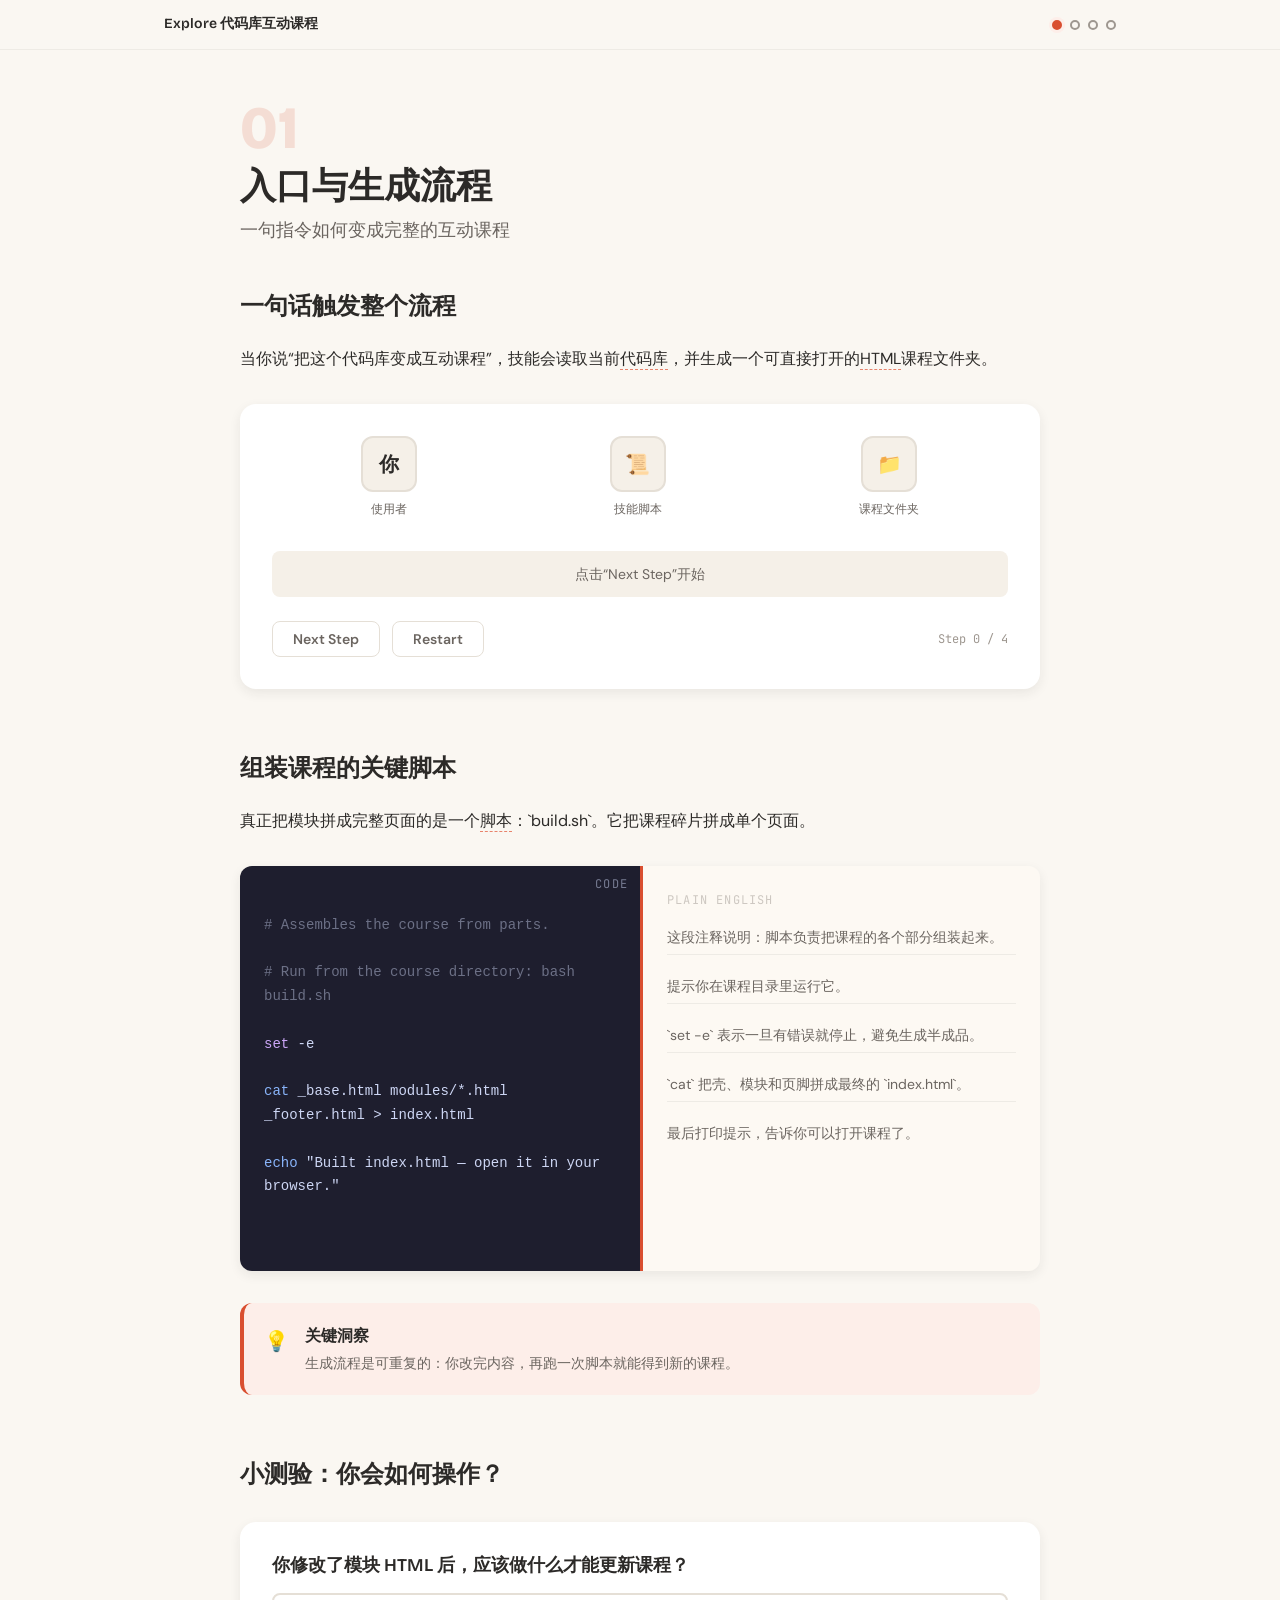
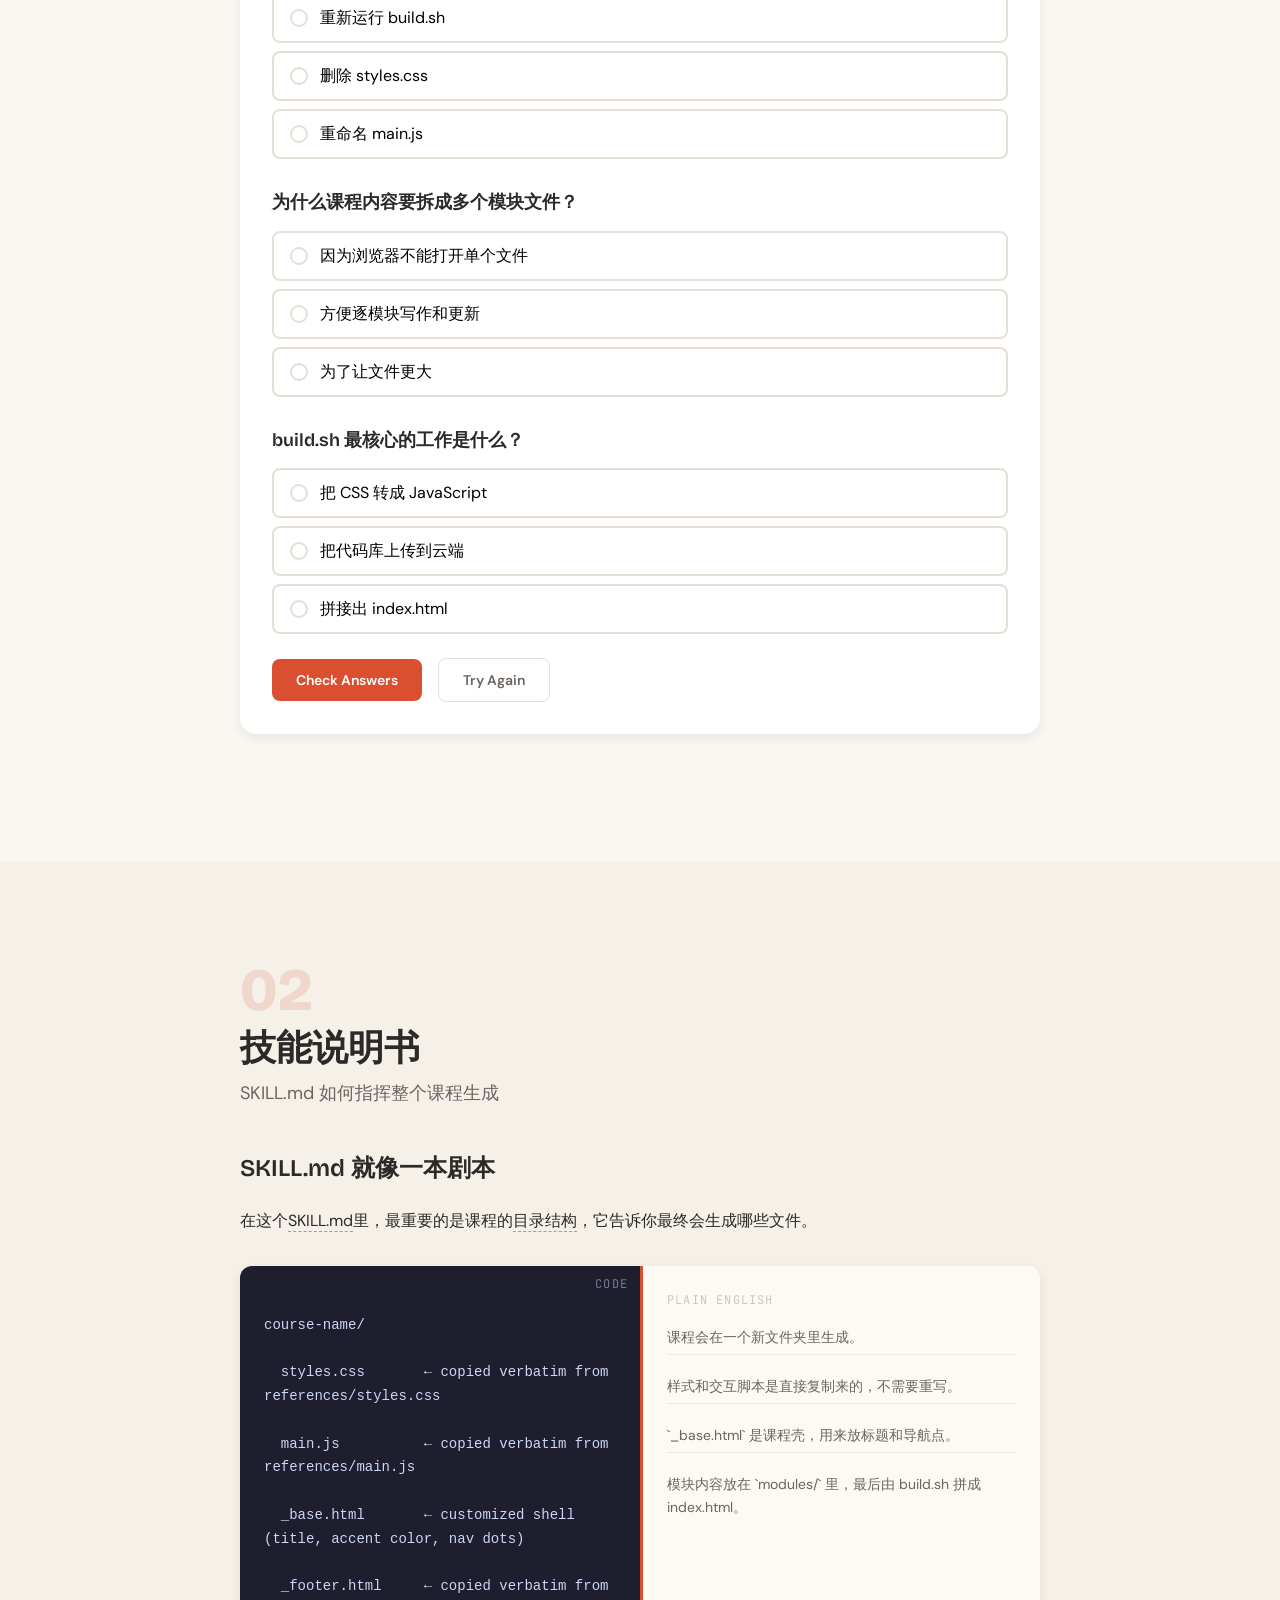
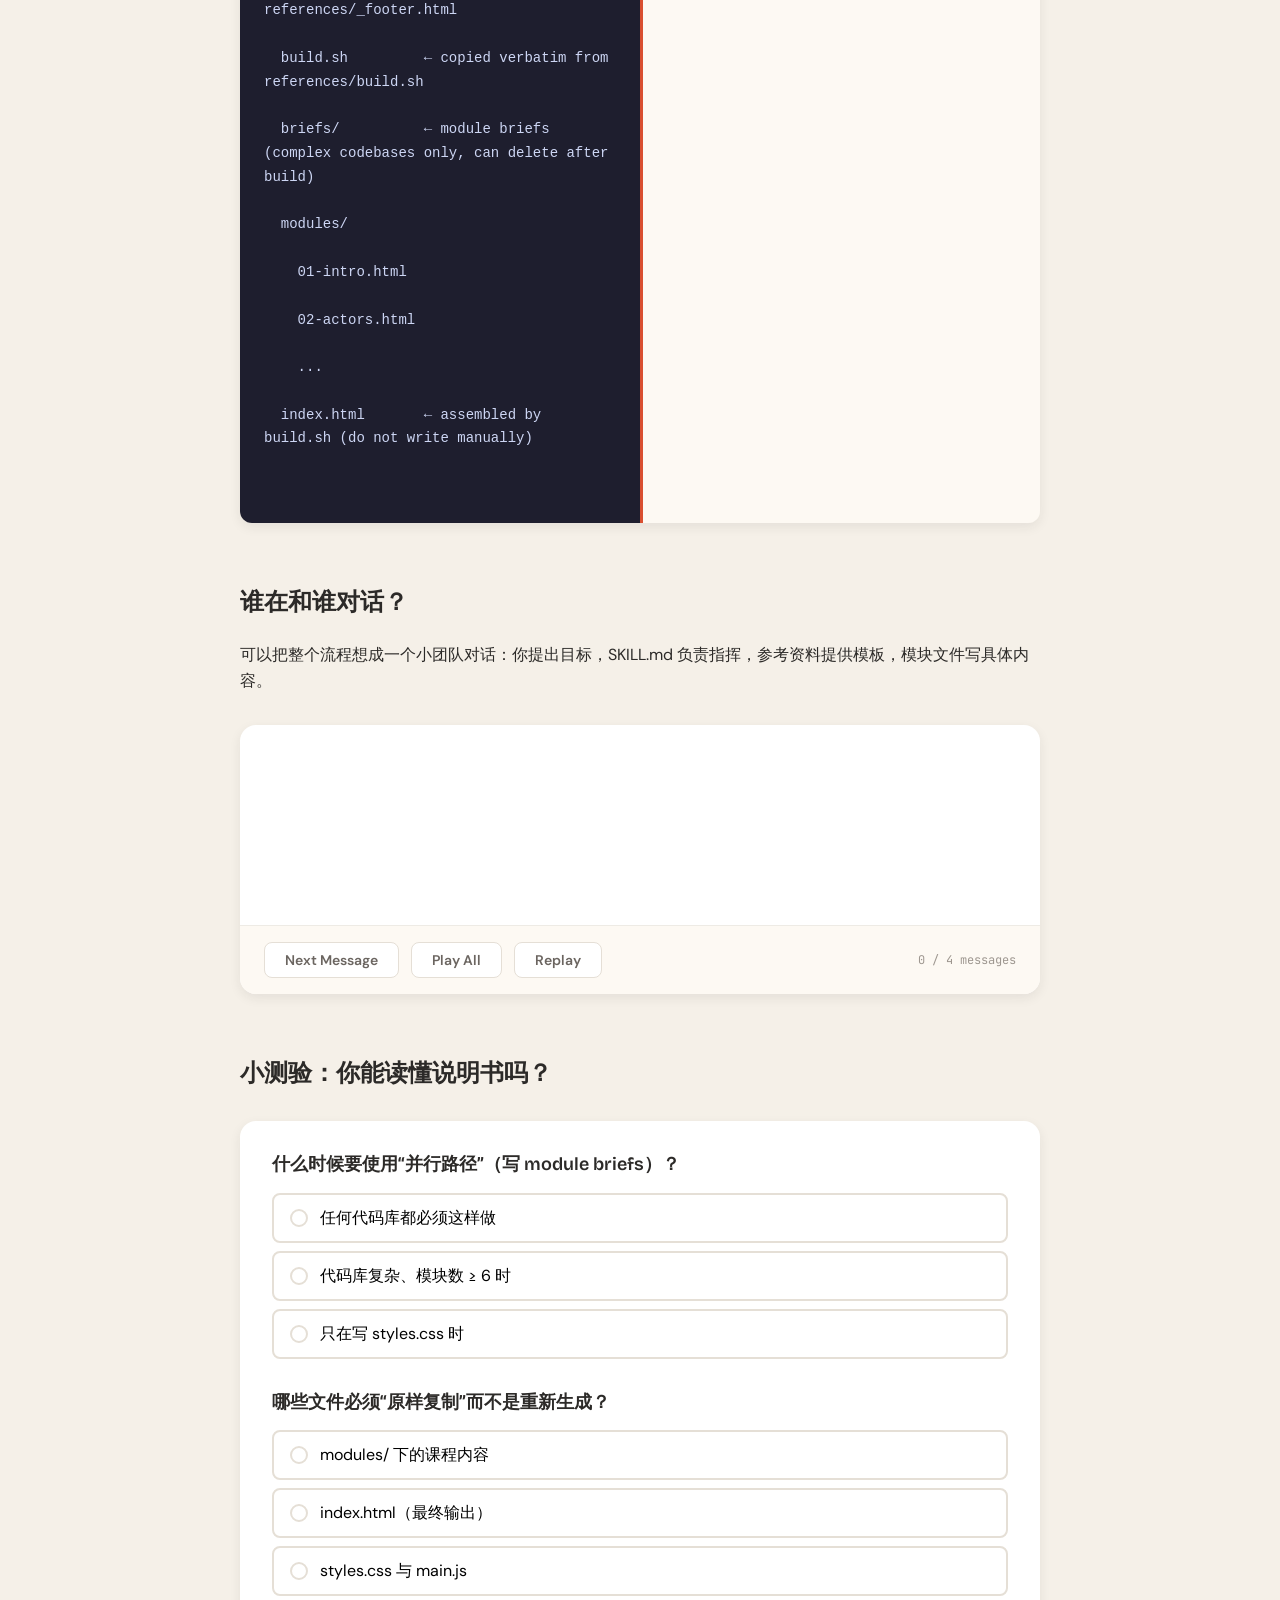
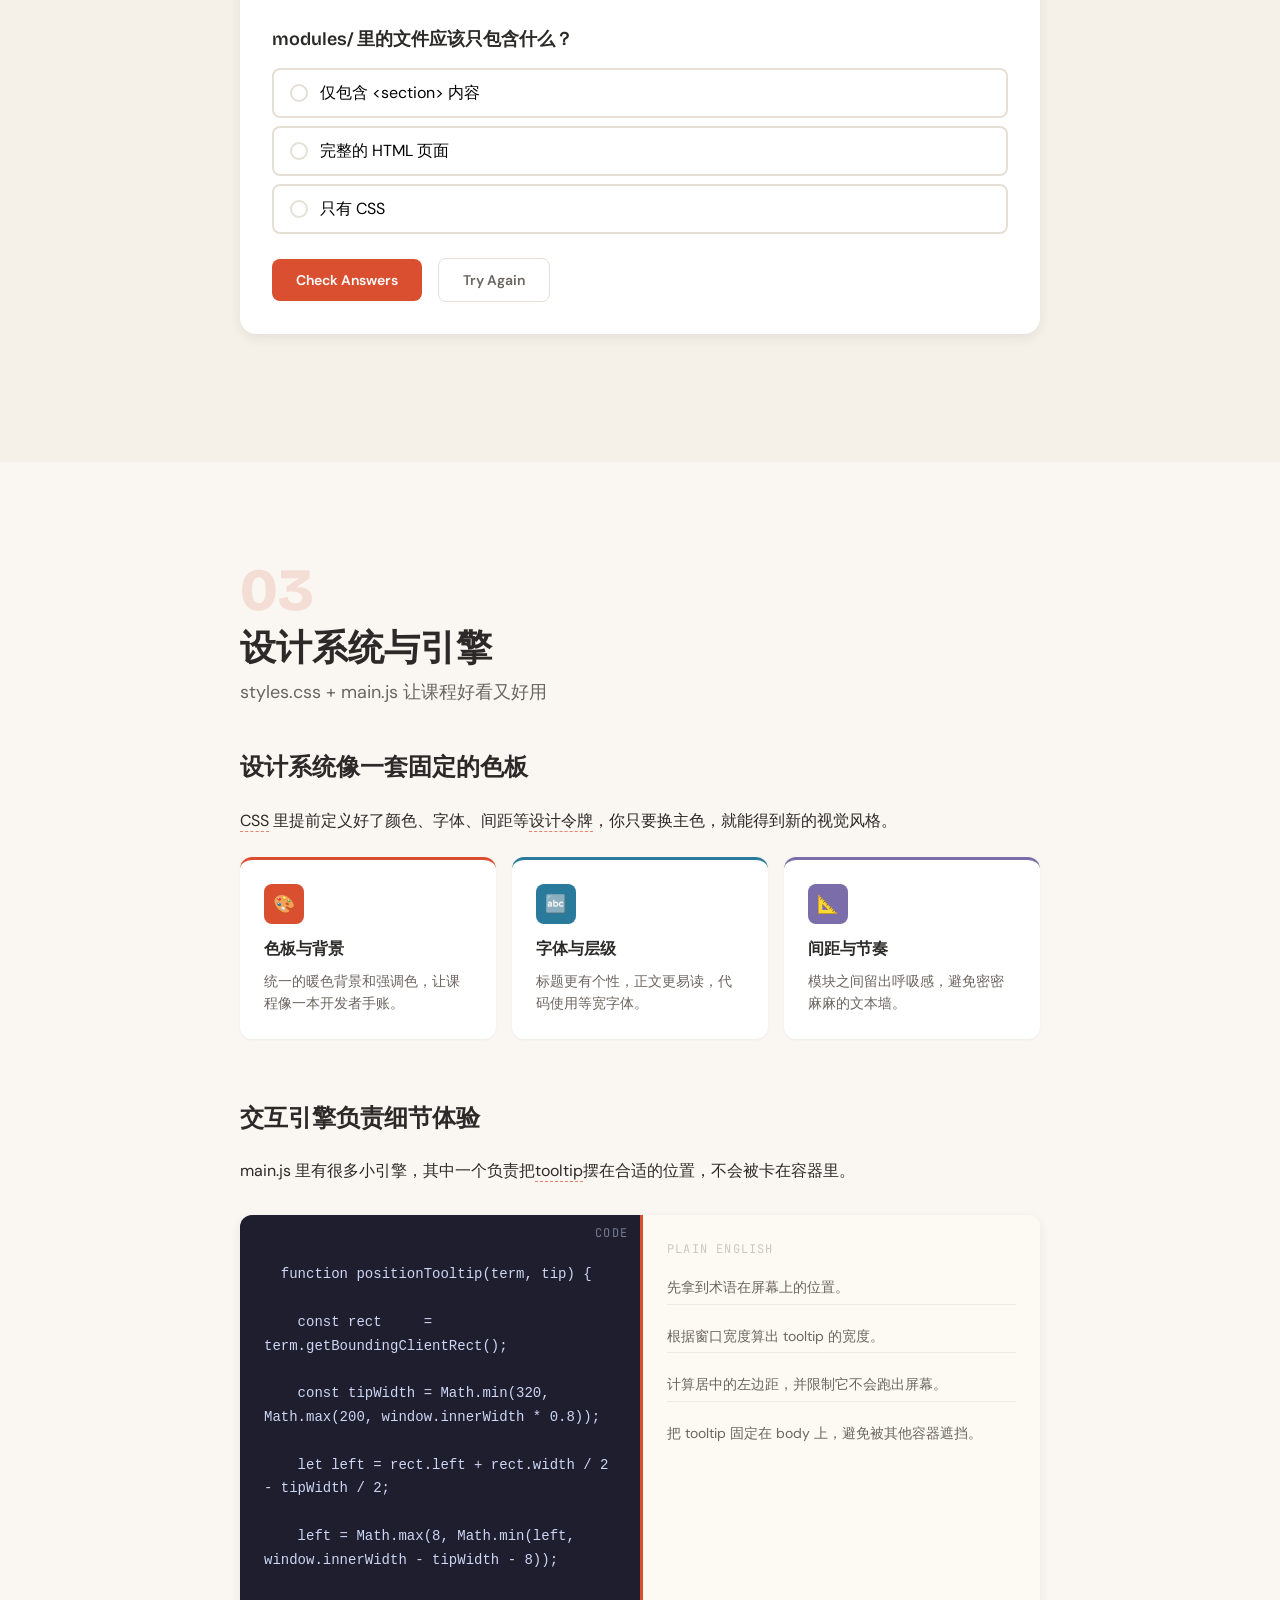
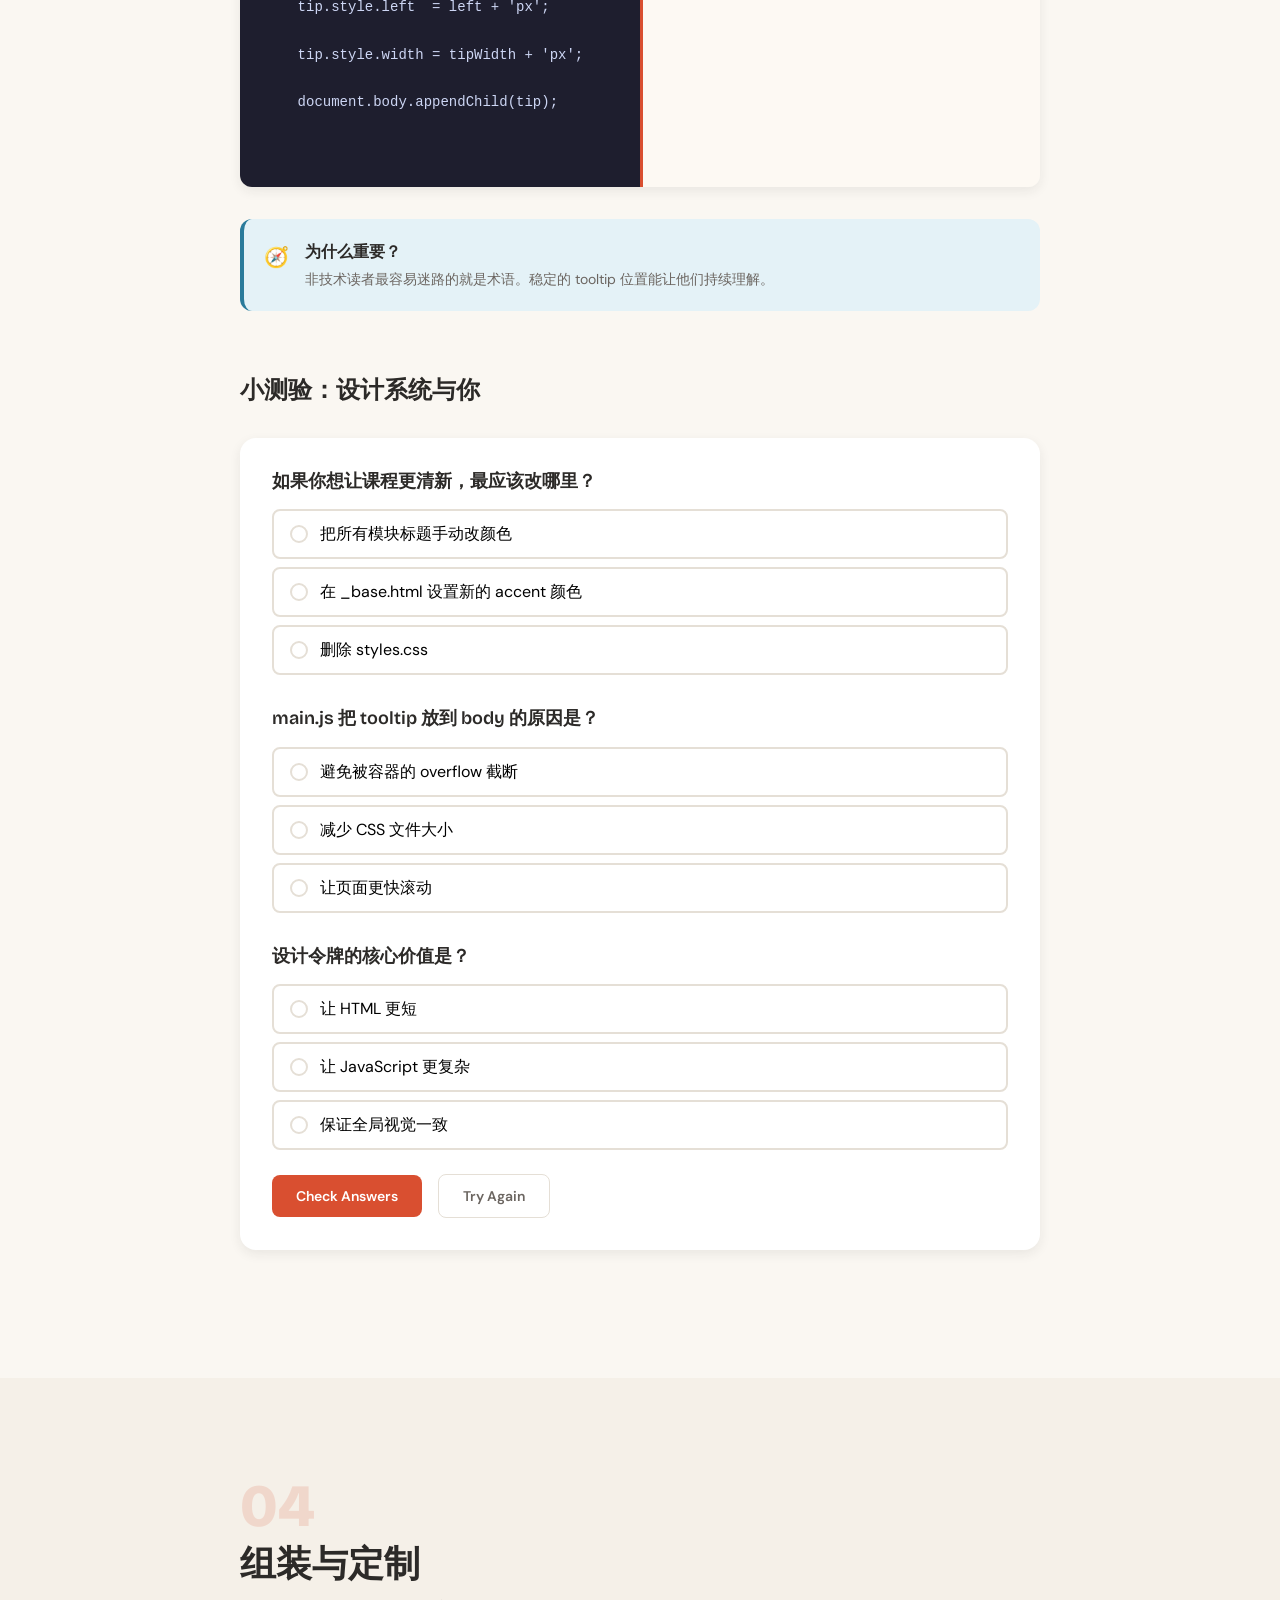
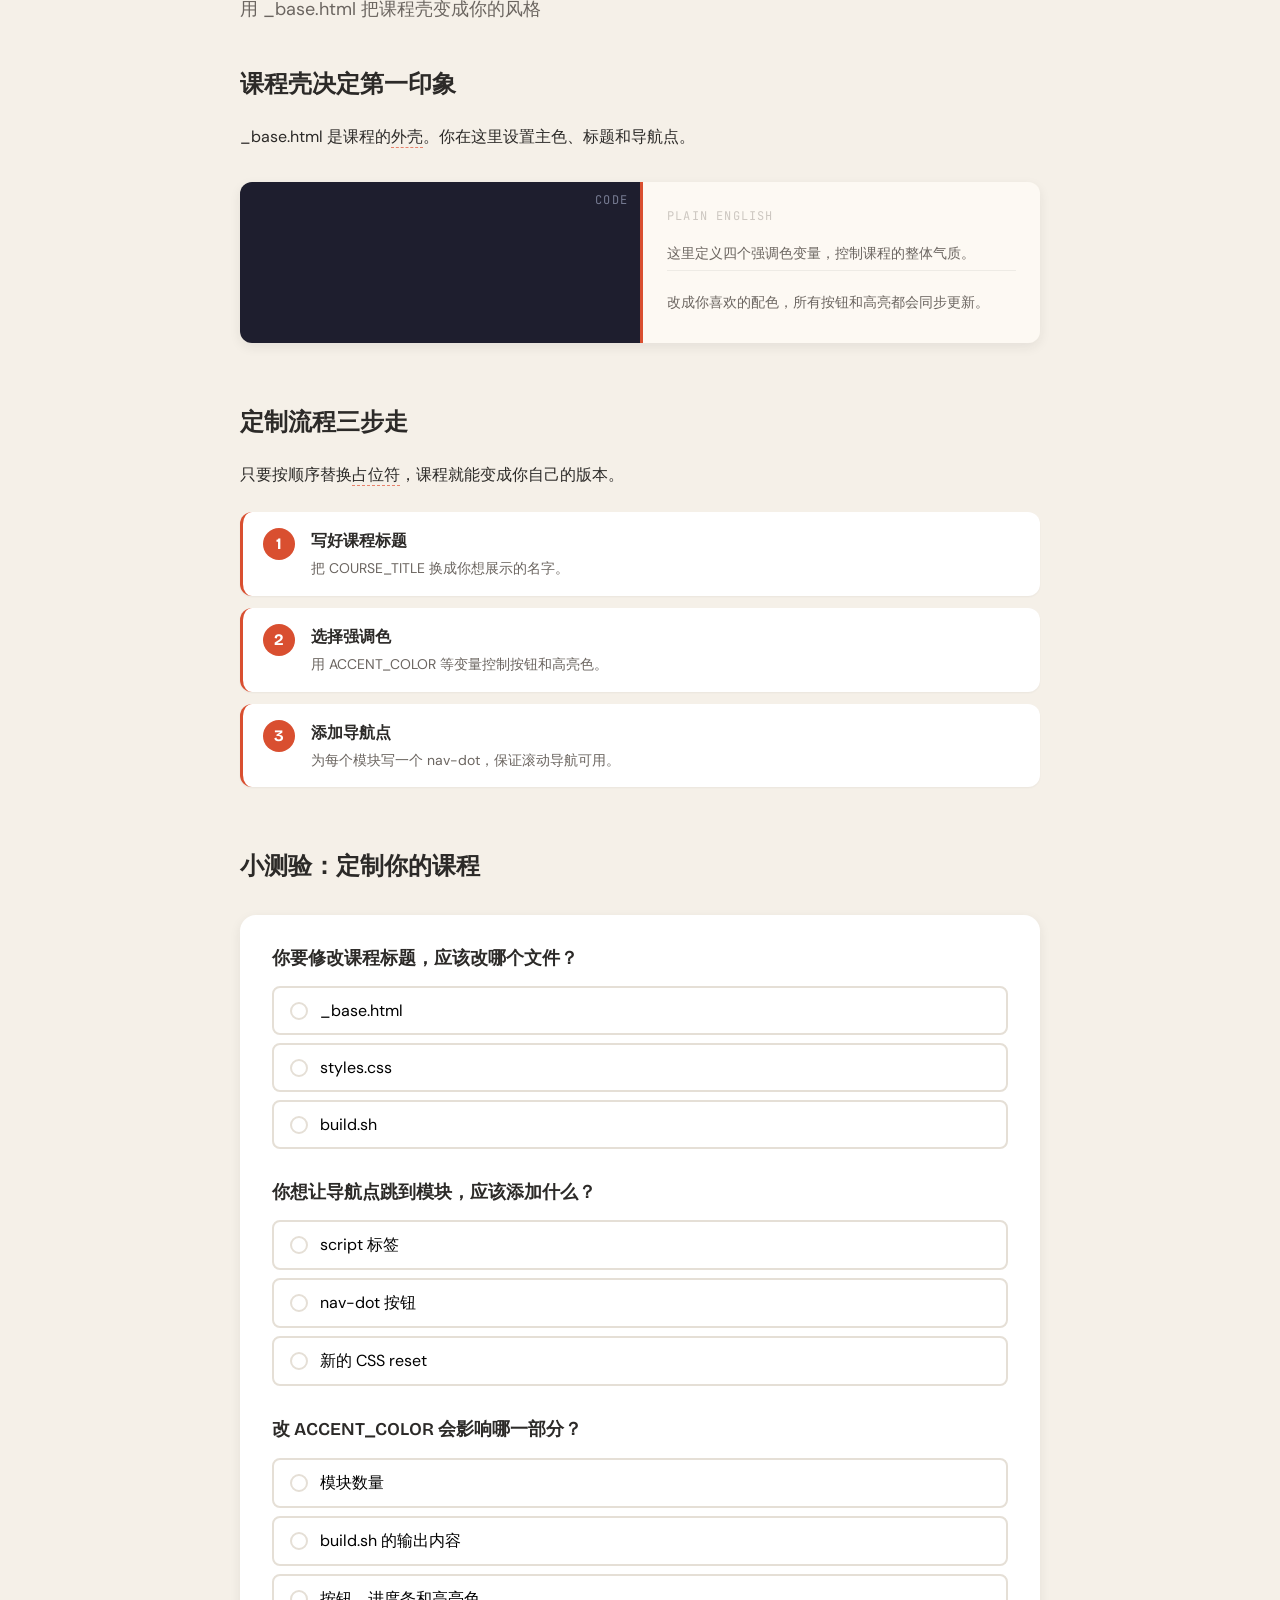
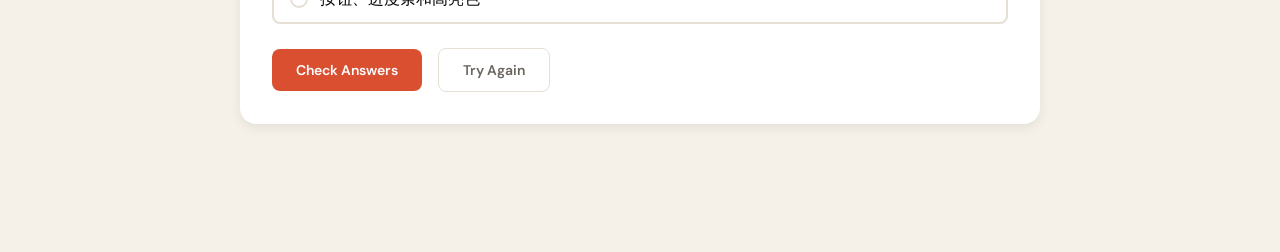
<file: explore-course/index.html>
<!DOCTYPE html>
<html lang="en">
<head>
  <meta charset="UTF-8">
  <meta name="viewport" content="width=device-width, initial-scale=1.0">
  <title>Explore 代码库互动课程</title>

  <!-- Google Fonts: Bricolage Grotesque · DM Sans · JetBrains Mono -->
  <link rel="preconnect" href="https://fonts.googleapis.com">
  <link rel="preconnect" href="https://fonts.gstatic.com" crossorigin>
  <link href="https://fonts.googleapis.com/css2?family=Bricolage+Grotesque:opsz,wght@12..96,400;12..96,600;12..96,700;12..96,800&family=DM+Sans:ital,opsz,wght@0,9..40,300;0,9..40,400;0,9..40,500;0,9..40,600;0,9..40,700;1,9..40,400;1,9..40,500&family=JetBrains+Mono:wght@400;500;600&display=swap" rel="stylesheet">

  <link rel="stylesheet" href="styles.css">

  <!--
    CUSTOMIZE PER COURSE — change only the three accent variables below.
    Options:
      vermillion  #D94F30 / #C4432A / #FDEEE9 / #E8836C  (default)
      coral       #E06B56 / #C85A47 / #FDECEA / #E89585
      teal        #2A7B9B / #1F6280 / #E4F2F7 / #5A9DB8
      amber       #D4A843 / #BF9530 / #FDF5E0 / #E0C070
      forest      #2D8B55 / #226B41 / #E8F5EE / #5AAD7A
  -->
  <style>
    :root {
      --color-accent:       #D94F30;
      --color-accent-hover: #C4432A;
      --color-accent-light: #FDEEE9;
      --color-accent-muted: #E8836C;
    }
  </style>

  <script src="main.js" defer></script>
</head>
<body>

  <nav class="nav" id="nav">
    <div class="progress-bar" id="progress-bar" role="progressbar" aria-valuenow="0" aria-valuemin="0" aria-valuemax="100"></div>
    <div class="nav-inner">
      <span class="nav-title">Explore 代码库互动课程</span>
      <div class="nav-dots" id="nav-dots" role="tablist">
        <!--
          One <button> per module. Replace MODULE_N_NAME with the actual module title.

          <button class="nav-dot" data-target="module-1" data-tooltip="MODULE_1_NAME" role="tab" aria-label="Module 1: MODULE_1_NAME"></button>
          <button class="nav-dot" data-target="module-2" data-tooltip="MODULE_2_NAME" role="tab" aria-label="Module 2: MODULE_2_NAME"></button>
          ...
        -->
                <button class="nav-dot" data-target="module-1" data-tooltip="入口与生成流程" role="tab" aria-label="Module 1: 入口与生成流程"></button>
        <button class="nav-dot" data-target="module-2" data-tooltip="技能说明书" role="tab" aria-label="Module 2: 技能说明书"></button>
        <button class="nav-dot" data-target="module-3" data-tooltip="设计系统与引擎" role="tab" aria-label="Module 3: 设计系统与引擎"></button>
        <button class="nav-dot" data-target="module-4" data-tooltip="组装与定制" role="tab" aria-label="Module 4: 组装与定制"></button>
      </div>
    </div>
  </nav>

  <main id="main">
    <!-- modules/*.html content is assembled here by build.sh -->
<section class="module" id="module-1" style="background: var(--color-bg)">
  <div class="module-content">
    <header class="module-header animate-in">
      <span class="module-number">01</span>
      <h1 class="module-title">入口与生成流程</h1>
      <p class="module-subtitle">一句指令如何变成完整的互动课程</p>
    </header>

    <div class="module-body">
      <section class="screen animate-in">
        <h2 class="screen-heading">一句话触发整个流程</h2>
        <p>当你说“把这个代码库变成互动课程”，技能会读取当前<span class="term" data-definition="代码库就是项目所有源文件的集合，像一个装满说明书的文件夹。">代码库</span>，并生成一个可直接打开的<span class="term" data-definition="HTML 是浏览器能直接打开的网页格式，就像一本单页电子书。">HTML</span>课程文件夹。</p>

        <div class="flow-animation" data-steps='[
          {"highlight":"flow-actor-1","label":"你发出指令"},
          {"highlight":"flow-actor-2","label":"技能读取代码库","packet":true,"from":"actor-1","to":"actor-2"},
          {"highlight":"flow-actor-2","label":"生成模块文件","packet":true,"from":"actor-2","to":"actor-3"},
          {"highlight":"flow-actor-3","label":"浏览器打开课程"}
        ]'>
          <div class="flow-actors">
            <div class="flow-actor" id="flow-actor-1">
              <div class="flow-actor-icon">你</div>
              <span>使用者</span>
            </div>
            <div class="flow-actor" id="flow-actor-2">
              <div class="flow-actor-icon">📜</div>
              <span>技能脚本</span>
            </div>
            <div class="flow-actor" id="flow-actor-3">
              <div class="flow-actor-icon">📁</div>
              <span>课程文件夹</span>
            </div>
          </div>

          <div class="flow-packet" id="flow-packet"></div>

          <div class="flow-step-label" id="flow-label">点击“Next Step”开始</div>

          <div class="flow-controls">
            <button class="btn flow-next-btn">Next Step</button>
            <button class="btn flow-reset-btn">Restart</button>
            <span class="flow-progress"></span>
          </div>
        </div>
      </section>

      <section class="screen animate-in">
        <h2 class="screen-heading">组装课程的关键脚本</h2>
        <p>真正把模块拼成完整页面的是一个<span class="term" data-definition="脚本是可以直接执行的一段指令集合，像一个自动化小帮手。">脚本</span>：`build.sh`。它把课程碎片拼成单个页面。</p>

        <div class="translation-block animate-in">
          <div class="translation-code">
            <span class="translation-label">CODE</span>
            <pre><code>
<span class="code-line"><span class="code-comment"># Assembles the course from parts.</span></span>
<span class="code-line"><span class="code-comment"># Run from the course directory: bash build.sh</span></span>
<span class="code-line"><span class="code-keyword">set</span> -e</span>
<span class="code-line"><span class="code-function">cat</span> _base.html modules/*.html _footer.html &gt; index.html</span>
<span class="code-line"><span class="code-function">echo</span> "Built index.html — open it in your browser."</span>
            </code></pre>
          </div>
          <div class="translation-english">
            <span class="translation-label">PLAIN ENGLISH</span>
            <div class="translation-lines">
              <p class="tl">这段注释说明：脚本负责把课程的各个部分组装起来。</p>
              <p class="tl">提示你在课程目录里运行它。</p>
              <p class="tl">`set -e` 表示一旦有错误就停止，避免生成半成品。</p>
              <p class="tl">`cat` 把壳、模块和页脚拼成最终的 `index.html`。</p>
              <p class="tl">最后打印提示，告诉你可以打开课程了。</p>
            </div>
          </div>
        </div>

        <div class="callout callout-accent">
          <div class="callout-icon">💡</div>
          <div class="callout-content">
            <strong class="callout-title">关键洞察</strong>
            <p>生成流程是可重复的：你改完内容，再跑一次脚本就能得到新的课程。</p>
          </div>
        </div>
      </section>

      <section class="screen animate-in">
        <h2 class="screen-heading">小测验：你会如何操作？</h2>
        <div class="quiz-container" id="quiz-module1">
          <div class="quiz-question-block"
               data-correct="option-a"
               data-explanation-right="没错，build.sh 负责重新拼装出 index.html。"
               data-explanation-wrong="想想是谁把多个模块拼成一个页面的。">
            <h3 class="quiz-question">你修改了模块 HTML 后，应该做什么才能更新课程？</h3>
            <div class="quiz-options">
              <button class="quiz-option" data-value="option-a" onclick="selectOption(this)">
                <div class="quiz-option-radio"></div>
                <span>重新运行 build.sh</span>
              </button>
              <button class="quiz-option" data-value="option-b" onclick="selectOption(this)">
                <div class="quiz-option-radio"></div>
                <span>删除 styles.css</span>
              </button>
              <button class="quiz-option" data-value="option-c" onclick="selectOption(this)">
                <div class="quiz-option-radio"></div>
                <span>重命名 main.js</span>
              </button>
            </div>
            <div class="quiz-feedback"></div>
          </div>

          <div class="quiz-question-block"
               data-correct="option-b"
               data-explanation-right="对，拆成模块可以让写作更清晰、更好维护。"
               data-explanation-wrong="想想拆分文件会带来什么好处。">
            <h3 class="quiz-question">为什么课程内容要拆成多个模块文件？</h3>
            <div class="quiz-options">
              <button class="quiz-option" data-value="option-a" onclick="selectOption(this)">
                <div class="quiz-option-radio"></div>
                <span>因为浏览器不能打开单个文件</span>
              </button>
              <button class="quiz-option" data-value="option-b" onclick="selectOption(this)">
                <div class="quiz-option-radio"></div>
                <span>方便逐模块写作和更新</span>
              </button>
              <button class="quiz-option" data-value="option-c" onclick="selectOption(this)">
                <div class="quiz-option-radio"></div>
                <span>为了让文件更大</span>
              </button>
            </div>
            <div class="quiz-feedback"></div>
          </div>

          <div class="quiz-question-block"
               data-correct="option-c"
               data-explanation-right="正是这样，它把壳、模块和页脚拼成一个页面。"
               data-explanation-wrong="答案就在 build.sh 的那行 cat 命令里。">
            <h3 class="quiz-question">build.sh 最核心的工作是什么？</h3>
            <div class="quiz-options">
              <button class="quiz-option" data-value="option-a" onclick="selectOption(this)">
                <div class="quiz-option-radio"></div>
                <span>把 CSS 转成 JavaScript</span>
              </button>
              <button class="quiz-option" data-value="option-b" onclick="selectOption(this)">
                <div class="quiz-option-radio"></div>
                <span>把代码库上传到云端</span>
              </button>
              <button class="quiz-option" data-value="option-c" onclick="selectOption(this)">
                <div class="quiz-option-radio"></div>
                <span>拼接出 index.html</span>
              </button>
            </div>
            <div class="quiz-feedback"></div>
          </div>

          <button class="quiz-check-btn" onclick="checkQuiz('quiz-module1')">Check Answers</button>
          <button class="quiz-reset-btn" onclick="resetQuiz('quiz-module1')">Try Again</button>
        </div>
      </section>
    </div>
  </div>
</section>
<section class="module" id="module-2" style="background: var(--color-bg-warm)">
  <div class="module-content">
    <header class="module-header animate-in">
      <span class="module-number">02</span>
      <h1 class="module-title">技能说明书</h1>
      <p class="module-subtitle">SKILL.md 如何指挥整个课程生成</p>
    </header>

    <div class="module-body">
      <section class="screen animate-in">
        <h2 class="screen-heading">SKILL.md 就像一本剧本</h2>
        <p>在这个<span class="term" data-definition="SKILL.md 是 Claude Code 技能的主说明文件，相当于操作手册。">SKILL.md</span>里，最重要的是课程的<span class="term" data-definition="目录结构就是文件夹的分层方式，帮助你知道每个文件放在哪里。">目录结构</span>，它告诉你最终会生成哪些文件。</p>

        <div class="translation-block animate-in">
          <div class="translation-code">
            <span class="translation-label">CODE</span>
            <pre><code>
<span class="code-line">course-name/</span>
<span class="code-line">  styles.css       ← copied verbatim from references/styles.css</span>
<span class="code-line">  main.js          ← copied verbatim from references/main.js</span>
<span class="code-line">  _base.html       ← customized shell (title, accent color, nav dots)</span>
<span class="code-line">  _footer.html     ← copied verbatim from references/_footer.html</span>
<span class="code-line">  build.sh         ← copied verbatim from references/build.sh</span>
<span class="code-line">  briefs/          ← module briefs (complex codebases only, can delete after build)</span>
<span class="code-line">  modules/</span>
<span class="code-line">    01-intro.html</span>
<span class="code-line">    02-actors.html</span>
<span class="code-line">    ...</span>
<span class="code-line">  index.html       ← assembled by build.sh (do not write manually)</span>
            </code></pre>
          </div>
          <div class="translation-english">
            <span class="translation-label">PLAIN ENGLISH</span>
            <div class="translation-lines">
              <p class="tl">课程会在一个新文件夹里生成。</p>
              <p class="tl">样式和交互脚本是直接复制来的，不需要重写。</p>
              <p class="tl">`_base.html` 是课程壳，用来放标题和导航点。</p>
              <p class="tl">模块内容放在 `modules/` 里，最后由 build.sh 拼成 index.html。</p>
            </div>
          </div>
        </div>
      </section>

      <section class="screen animate-in">
        <h2 class="screen-heading">谁在和谁对话？</h2>
        <p>可以把整个流程想成一个小团队对话：你提出目标，SKILL.md 负责指挥，参考资料提供模板，模块文件写具体内容。</p>

        <div class="chat-window" id="chat-module2">
          <div class="chat-messages">
            <div class="chat-message" data-msg="0" data-sender="actor-a" style="display:none">
              <div class="chat-avatar" style="background: var(--color-actor-1)">你</div>
              <div class="chat-bubble">
                <span class="chat-sender" style="color: var(--color-actor-1)">你</span>
                <p>把这个代码库变成互动课程。</p>
              </div>
            </div>
            <div class="chat-message" data-msg="1" data-sender="actor-b" style="display:none">
              <div class="chat-avatar" style="background: var(--color-actor-2)">S</div>
              <div class="chat-bubble">
                <span class="chat-sender" style="color: var(--color-actor-2)">SKILL.md</span>
                <p>收到，我先分析代码库，再设计 4-6 个模块。</p>
              </div>
            </div>
            <div class="chat-message" data-msg="2" data-sender="actor-c" style="display:none">
              <div class="chat-avatar" style="background: var(--color-actor-3)">R</div>
              <div class="chat-bubble">
                <span class="chat-sender" style="color: var(--color-actor-3)">references/</span>
                <p>我提供样式、交互模板和写作规则。</p>
              </div>
            </div>
            <div class="chat-message" data-msg="3" data-sender="actor-d" style="display:none">
              <div class="chat-avatar" style="background: var(--color-actor-4)">M</div>
              <div class="chat-bubble">
                <span class="chat-sender" style="color: var(--color-actor-4)">modules/</span>
                <p>我负责每一节内容，最后交给 build.sh 组装。</p>
              </div>
            </div>
          </div>

          <div class="chat-typing" id="chat-module2-typing" style="display:none">
            <div class="chat-avatar" id="chat-module2-typing-avatar">?</div>
            <div class="chat-typing-dots">
              <span class="typing-dot"></span>
              <span class="typing-dot"></span>
              <span class="typing-dot"></span>
            </div>
          </div>

          <div class="chat-controls">
            <button class="btn chat-next-btn">Next Message</button>
            <button class="btn chat-all-btn">Play All</button>
            <button class="btn chat-reset-btn">Replay</button>
            <span class="chat-progress"></span>
          </div>
        </div>
      </section>

      <section class="screen animate-in">
        <h2 class="screen-heading">小测验：你能读懂说明书吗？</h2>
        <div class="quiz-container" id="quiz-module2">
          <div class="quiz-question-block"
               data-correct="option-b"
               data-explanation-right="对，复杂代码库需要模块简报来支持并行写作。"
               data-explanation-wrong="提示：只有复杂代码库才需要提前写简报。">
            <h3 class="quiz-question">什么时候要使用“并行路径”（写 module briefs）？</h3>
            <div class="quiz-options">
              <button class="quiz-option" data-value="option-a" onclick="selectOption(this)">
                <div class="quiz-option-radio"></div>
                <span>任何代码库都必须这样做</span>
              </button>
              <button class="quiz-option" data-value="option-b" onclick="selectOption(this)">
                <div class="quiz-option-radio"></div>
                <span>代码库复杂、模块数 ≥ 6 时</span>
              </button>
              <button class="quiz-option" data-value="option-c" onclick="selectOption(this)">
                <div class="quiz-option-radio"></div>
                <span>只在写 styles.css 时</span>
              </button>
            </div>
            <div class="quiz-feedback"></div>
          </div>

          <div class="quiz-question-block"
               data-correct="option-c"
               data-explanation-right="对，styles.css 和 main.js 必须原样复制。"
               data-explanation-wrong="想想哪些文件必须保持一致，不能重新生成。">
            <h3 class="quiz-question">哪些文件必须“原样复制”而不是重新生成？</h3>
            <div class="quiz-options">
              <button class="quiz-option" data-value="option-a" onclick="selectOption(this)">
                <div class="quiz-option-radio"></div>
                <span>modules/ 下的课程内容</span>
              </button>
              <button class="quiz-option" data-value="option-b" onclick="selectOption(this)">
                <div class="quiz-option-radio"></div>
                <span>index.html（最终输出）</span>
              </button>
              <button class="quiz-option" data-value="option-c" onclick="selectOption(this)">
                <div class="quiz-option-radio"></div>
                <span>styles.css 与 main.js</span>
              </button>
            </div>
            <div class="quiz-feedback"></div>
          </div>

          <div class="quiz-question-block"
               data-correct="option-a"
               data-explanation-right="对，模块文件只能写 section 内容，不能放 head/body。"
               data-explanation-wrong="提示：build.sh 会负责拼壳，所以模块不用再写外层结构。">
            <h3 class="quiz-question">modules/ 里的文件应该只包含什么？</h3>
            <div class="quiz-options">
              <button class="quiz-option" data-value="option-a" onclick="selectOption(this)">
                <div class="quiz-option-radio"></div>
                <span>仅包含 &lt;section&gt; 内容</span>
              </button>
              <button class="quiz-option" data-value="option-b" onclick="selectOption(this)">
                <div class="quiz-option-radio"></div>
                <span>完整的 HTML 页面</span>
              </button>
              <button class="quiz-option" data-value="option-c" onclick="selectOption(this)">
                <div class="quiz-option-radio"></div>
                <span>只有 CSS</span>
              </button>
            </div>
            <div class="quiz-feedback"></div>
          </div>

          <button class="quiz-check-btn" onclick="checkQuiz('quiz-module2')">Check Answers</button>
          <button class="quiz-reset-btn" onclick="resetQuiz('quiz-module2')">Try Again</button>
        </div>
      </section>
    </div>
  </div>
</section>
<section class="module" id="module-3" style="background: var(--color-bg)">
  <div class="module-content">
    <header class="module-header animate-in">
      <span class="module-number">03</span>
      <h1 class="module-title">设计系统与引擎</h1>
      <p class="module-subtitle">styles.css + main.js 让课程好看又好用</p>
    </header>

    <div class="module-body">
      <section class="screen animate-in">
        <h2 class="screen-heading">设计系统像一套固定的色板</h2>
        <p><span class="term" data-definition="CSS 是控制网页外观的语言，像是给页面穿衣服。">CSS</span> 里提前定义好了颜色、字体、间距等<span class="term" data-definition="设计令牌是一组统一的命名值，用来保证所有页面的视觉风格一致。">设计令牌</span>，你只要换主色，就能得到新的视觉风格。</p>

        <div class="pattern-cards">
          <div class="pattern-card" style="border-top: 3px solid var(--color-actor-1)">
            <div class="pattern-icon" style="background: var(--color-actor-1)">🎨</div>
            <h4 class="pattern-title">色板与背景</h4>
            <p class="pattern-desc">统一的暖色背景和强调色，让课程像一本开发者手账。</p>
          </div>
          <div class="pattern-card" style="border-top: 3px solid var(--color-actor-2)">
            <div class="pattern-icon" style="background: var(--color-actor-2)">🔤</div>
            <h4 class="pattern-title">字体与层级</h4>
            <p class="pattern-desc">标题更有个性，正文更易读，代码使用等宽字体。</p>
          </div>
          <div class="pattern-card" style="border-top: 3px solid var(--color-actor-3)">
            <div class="pattern-icon" style="background: var(--color-actor-3)">📐</div>
            <h4 class="pattern-title">间距与节奏</h4>
            <p class="pattern-desc">模块之间留出呼吸感，避免密密麻麻的文本墙。</p>
          </div>
        </div>
      </section>

      <section class="screen animate-in">
        <h2 class="screen-heading">交互引擎负责细节体验</h2>
        <p>main.js 里有很多小引擎，其中一个负责把<span class="term" data-definition="Tooltip 是鼠标悬停时出现的小提示框，用来解释术语。">tooltip</span>摆在合适的位置，不会被卡在容器里。</p>

        <div class="translation-block animate-in">
          <div class="translation-code">
            <span class="translation-label">CODE</span>
            <pre><code>
<span class="code-line">  function positionTooltip(term, tip) {</span>
<span class="code-line">    const rect     = term.getBoundingClientRect();</span>
<span class="code-line">    const tipWidth = Math.min(320, Math.max(200, window.innerWidth * 0.8));</span>
<span class="code-line">    let left = rect.left + rect.width / 2 - tipWidth / 2;</span>
<span class="code-line">    left = Math.max(8, Math.min(left, window.innerWidth - tipWidth - 8));</span>
<span class="code-line">    tip.style.left  = left + 'px';</span>
<span class="code-line">    tip.style.width = tipWidth + 'px';</span>
<span class="code-line">    document.body.appendChild(tip);</span>
            </code></pre>
          </div>
          <div class="translation-english">
            <span class="translation-label">PLAIN ENGLISH</span>
            <div class="translation-lines">
              <p class="tl">先拿到术语在屏幕上的位置。</p>
              <p class="tl">根据窗口宽度算出 tooltip 的宽度。</p>
              <p class="tl">计算居中的左边距，并限制它不会跑出屏幕。</p>
              <p class="tl">把 tooltip 固定在 body 上，避免被其他容器遮挡。</p>
            </div>
          </div>
        </div>

        <div class="callout callout-info">
          <div class="callout-icon">🧭</div>
          <div class="callout-content">
            <strong class="callout-title">为什么重要？</strong>
            <p>非技术读者最容易迷路的就是术语。稳定的 tooltip 位置能让他们持续理解。</p>
          </div>
        </div>
      </section>

      <section class="screen animate-in">
        <h2 class="screen-heading">小测验：设计系统与你</h2>
        <div class="quiz-container" id="quiz-module3">
          <div class="quiz-question-block"
               data-correct="option-b"
               data-explanation-right="对，换主色就能整体改变课程气质。"
               data-explanation-wrong="想想哪一个变量能影响全局强调色。">
            <h3 class="quiz-question">如果你想让课程更清新，最应该改哪里？</h3>
            <div class="quiz-options">
              <button class="quiz-option" data-value="option-a" onclick="selectOption(this)">
                <div class="quiz-option-radio"></div>
                <span>把所有模块标题手动改颜色</span>
              </button>
              <button class="quiz-option" data-value="option-b" onclick="selectOption(this)">
                <div class="quiz-option-radio"></div>
                <span>在 _base.html 设置新的 accent 颜色</span>
              </button>
              <button class="quiz-option" data-value="option-c" onclick="selectOption(this)">
                <div class="quiz-option-radio"></div>
                <span>删除 styles.css</span>
              </button>
            </div>
            <div class="quiz-feedback"></div>
          </div>

          <div class="quiz-question-block"
               data-correct="option-a"
               data-explanation-right="对，tooltip 会被 append 到 body，避免被隐藏。"
               data-explanation-wrong="想想 tooltip 为什么要用 position: fixed。">
            <h3 class="quiz-question">main.js 把 tooltip 放到 body 的原因是？</h3>
            <div class="quiz-options">
              <button class="quiz-option" data-value="option-a" onclick="selectOption(this)">
                <div class="quiz-option-radio"></div>
                <span>避免被容器的 overflow 截断</span>
              </button>
              <button class="quiz-option" data-value="option-b" onclick="selectOption(this)">
                <div class="quiz-option-radio"></div>
                <span>减少 CSS 文件大小</span>
              </button>
              <button class="quiz-option" data-value="option-c" onclick="selectOption(this)">
                <div class="quiz-option-radio"></div>
                <span>让页面更快滚动</span>
              </button>
            </div>
            <div class="quiz-feedback"></div>
          </div>

          <div class="quiz-question-block"
               data-correct="option-c"
               data-explanation-right="没错，设计令牌就是为了统一风格。"
               data-explanation-wrong="想想这些变量的目的是什么。">
            <h3 class="quiz-question">设计令牌的核心价值是？</h3>
            <div class="quiz-options">
              <button class="quiz-option" data-value="option-a" onclick="selectOption(this)">
                <div class="quiz-option-radio"></div>
                <span>让 HTML 更短</span>
              </button>
              <button class="quiz-option" data-value="option-b" onclick="selectOption(this)">
                <div class="quiz-option-radio"></div>
                <span>让 JavaScript 更复杂</span>
              </button>
              <button class="quiz-option" data-value="option-c" onclick="selectOption(this)">
                <div class="quiz-option-radio"></div>
                <span>保证全局视觉一致</span>
              </button>
            </div>
            <div class="quiz-feedback"></div>
          </div>

          <button class="quiz-check-btn" onclick="checkQuiz('quiz-module3')">Check Answers</button>
          <button class="quiz-reset-btn" onclick="resetQuiz('quiz-module3')">Try Again</button>
        </div>
      </section>
    </div>
  </div>
</section>
<section class="module" id="module-4" style="background: var(--color-bg-warm)">
  <div class="module-content">
    <header class="module-header animate-in">
      <span class="module-number">04</span>
      <h1 class="module-title">组装与定制</h1>
      <p class="module-subtitle">用 _base.html 把课程壳变成你的风格</p>
    </header>

    <div class="module-body">
      <section class="screen animate-in">
        <h2 class="screen-heading">课程壳决定第一印象</h2>
        <p>_base.html 是课程的<span class="term" data-definition="外壳指的是页面最外层的结构，包含标题、导航和全局样式。">外壳</span>。你在这里设置主色、标题和导航点。</p>

        <div class="translation-block animate-in">
          <div class="translation-code">
            <span class="translation-label">CODE</span>
            <pre><code>
<span class="code-line">  <style></span>
<span class="code-line">    :root {</span>
<span class="code-line">      --color-accent:       ACCENT_COLOR;</span>
<span class="code-line">      --color-accent-hover: ACCENT_HOVER;</span>
<span class="code-line">      --color-accent-light: ACCENT_LIGHT;</span>
<span class="code-line">      --color-accent-muted: ACCENT_MUTED;</span>
<span class="code-line">    }</span>
<span class="code-line">  </style></span>
            </code></pre>
          </div>
          <div class="translation-english">
            <span class="translation-label">PLAIN ENGLISH</span>
            <div class="translation-lines">
              <p class="tl">这里定义四个强调色变量，控制课程的整体气质。</p>
              <p class="tl">改成你喜欢的配色，所有按钮和高亮都会同步更新。</p>
            </div>
          </div>
        </div>
      </section>

      <section class="screen animate-in">
        <h2 class="screen-heading">定制流程三步走</h2>
        <p>只要按顺序替换<span class="term" data-definition="占位符是需要被替换的文字标记，比如 COURSE_TITLE。">占位符</span>，课程就能变成你自己的版本。</p>

        <div class="step-cards">
          <div class="step-card">
            <div class="step-num">1</div>
            <div class="step-body">
              <strong>写好课程标题</strong>
              <p>把 COURSE_TITLE 换成你想展示的名字。</p>
            </div>
          </div>
          <div class="step-card">
            <div class="step-num">2</div>
            <div class="step-body">
              <strong>选择强调色</strong>
              <p>用 ACCENT_COLOR 等变量控制按钮和高亮色。</p>
            </div>
          </div>
          <div class="step-card">
            <div class="step-num">3</div>
            <div class="step-body">
              <strong>添加导航点</strong>
              <p>为每个模块写一个 nav-dot，保证滚动导航可用。</p>
            </div>
          </div>
        </div>
      </section>

      <section class="screen animate-in">
        <h2 class="screen-heading">小测验：定制你的课程</h2>
        <div class="quiz-container" id="quiz-module4">
          <div class="quiz-question-block"
               data-correct="option-a"
               data-explanation-right="没错，标题是在 _base.html 里替换 COURSE_TITLE。"
               data-explanation-wrong="想想哪一个文件负责最外层的页面结构。">
            <h3 class="quiz-question">你要修改课程标题，应该改哪个文件？</h3>
            <div class="quiz-options">
              <button class="quiz-option" data-value="option-a" onclick="selectOption(this)">
                <div class="quiz-option-radio"></div>
                <span>_base.html</span>
              </button>
              <button class="quiz-option" data-value="option-b" onclick="selectOption(this)">
                <div class="quiz-option-radio"></div>
                <span>styles.css</span>
              </button>
              <button class="quiz-option" data-value="option-c" onclick="selectOption(this)">
                <div class="quiz-option-radio"></div>
                <span>build.sh</span>
              </button>
            </div>
            <div class="quiz-feedback"></div>
          </div>

          <div class="quiz-question-block"
               data-correct="option-b"
               data-explanation-right="对，nav-dot 用来把导航点连到模块。"
               data-explanation-wrong="提示：这是导航栏里那一排小点。">
            <h3 class="quiz-question">你想让导航点跳到模块，应该添加什么？</h3>
            <div class="quiz-options">
              <button class="quiz-option" data-value="option-a" onclick="selectOption(this)">
                <div class="quiz-option-radio"></div>
                <span>script 标签</span>
              </button>
              <button class="quiz-option" data-value="option-b" onclick="selectOption(this)">
                <div class="quiz-option-radio"></div>
                <span>nav-dot 按钮</span>
              </button>
              <button class="quiz-option" data-value="option-c" onclick="selectOption(this)">
                <div class="quiz-option-radio"></div>
                <span>新的 CSS reset</span>
              </button>
            </div>
            <div class="quiz-feedback"></div>
          </div>

          <div class="quiz-question-block"
               data-correct="option-c"
               data-explanation-right="正确，颜色变量会影响按钮、进度条与高亮。"
               data-explanation-wrong="想想 accent 颜色会被哪里引用。">
            <h3 class="quiz-question">改 ACCENT_COLOR 会影响哪一部分？</h3>
            <div class="quiz-options">
              <button class="quiz-option" data-value="option-a" onclick="selectOption(this)">
                <div class="quiz-option-radio"></div>
                <span>模块数量</span>
              </button>
              <button class="quiz-option" data-value="option-b" onclick="selectOption(this)">
                <div class="quiz-option-radio"></div>
                <span>build.sh 的输出内容</span>
              </button>
              <button class="quiz-option" data-value="option-c" onclick="selectOption(this)">
                <div class="quiz-option-radio"></div>
                <span>按钮、进度条和高亮色</span>
              </button>
            </div>
            <div class="quiz-feedback"></div>
          </div>

          <button class="quiz-check-btn" onclick="checkQuiz('quiz-module4')">Check Answers</button>
          <button class="quiz-reset-btn" onclick="resetQuiz('quiz-module4')">Try Again</button>
        </div>
      </section>
    </div>
  </div>
</section>
  </main>

</body>
</html>
</file>
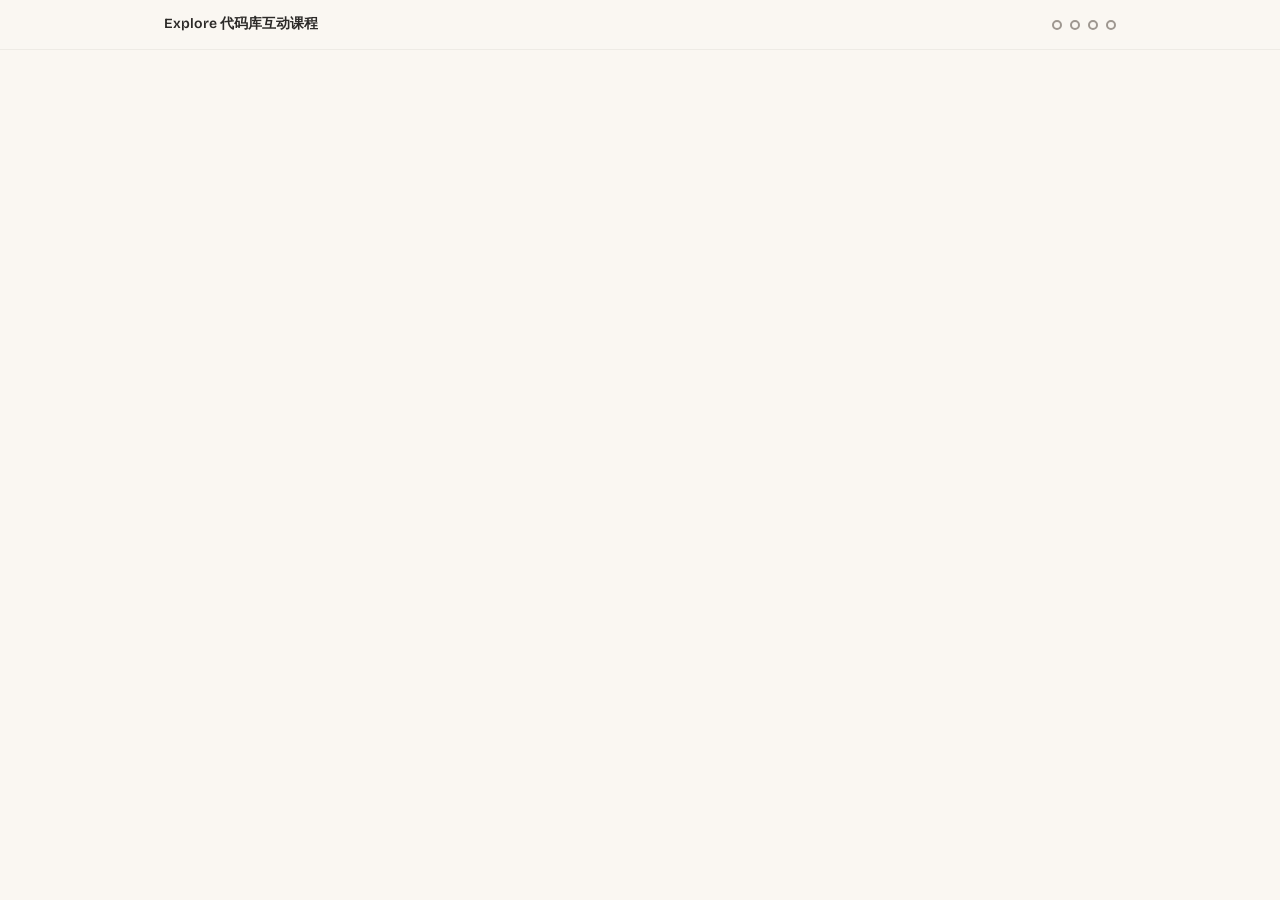
<file: explore-course/_base.html>
<!DOCTYPE html>
<html lang="en">
<head>
  <meta charset="UTF-8">
  <meta name="viewport" content="width=device-width, initial-scale=1.0">
  <title>Explore 代码库互动课程</title>

  <!-- Google Fonts: Bricolage Grotesque · DM Sans · JetBrains Mono -->
  <link rel="preconnect" href="https://fonts.googleapis.com">
  <link rel="preconnect" href="https://fonts.gstatic.com" crossorigin>
  <link href="https://fonts.googleapis.com/css2?family=Bricolage+Grotesque:opsz,wght@12..96,400;12..96,600;12..96,700;12..96,800&family=DM+Sans:ital,opsz,wght@0,9..40,300;0,9..40,400;0,9..40,500;0,9..40,600;0,9..40,700;1,9..40,400;1,9..40,500&family=JetBrains+Mono:wght@400;500;600&display=swap" rel="stylesheet">

  <link rel="stylesheet" href="styles.css">

  <!--
    CUSTOMIZE PER COURSE — change only the three accent variables below.
    Options:
      vermillion  #D94F30 / #C4432A / #FDEEE9 / #E8836C  (default)
      coral       #E06B56 / #C85A47 / #FDECEA / #E89585
      teal        #2A7B9B / #1F6280 / #E4F2F7 / #5A9DB8
      amber       #D4A843 / #BF9530 / #FDF5E0 / #E0C070
      forest      #2D8B55 / #226B41 / #E8F5EE / #5AAD7A
  -->
  <style>
    :root {
      --color-accent:       #D94F30;
      --color-accent-hover: #C4432A;
      --color-accent-light: #FDEEE9;
      --color-accent-muted: #E8836C;
    }
  </style>

  <script src="main.js" defer></script>
</head>
<body>

  <nav class="nav" id="nav">
    <div class="progress-bar" id="progress-bar" role="progressbar" aria-valuenow="0" aria-valuemin="0" aria-valuemax="100"></div>
    <div class="nav-inner">
      <span class="nav-title">Explore 代码库互动课程</span>
      <div class="nav-dots" id="nav-dots" role="tablist">
        <!--
          One <button> per module. Replace MODULE_N_NAME with the actual module title.

          <button class="nav-dot" data-target="module-1" data-tooltip="MODULE_1_NAME" role="tab" aria-label="Module 1: MODULE_1_NAME"></button>
          <button class="nav-dot" data-target="module-2" data-tooltip="MODULE_2_NAME" role="tab" aria-label="Module 2: MODULE_2_NAME"></button>
          ...
        -->
                <button class="nav-dot" data-target="module-1" data-tooltip="入口与生成流程" role="tab" aria-label="Module 1: 入口与生成流程"></button>
        <button class="nav-dot" data-target="module-2" data-tooltip="技能说明书" role="tab" aria-label="Module 2: 技能说明书"></button>
        <button class="nav-dot" data-target="module-3" data-tooltip="设计系统与引擎" role="tab" aria-label="Module 3: 设计系统与引擎"></button>
        <button class="nav-dot" data-target="module-4" data-tooltip="组装与定制" role="tab" aria-label="Module 4: 组装与定制"></button>
      </div>
    </div>
  </nav>

  <main id="main">
    <!-- modules/*.html content is assembled here by build.sh -->
</file>
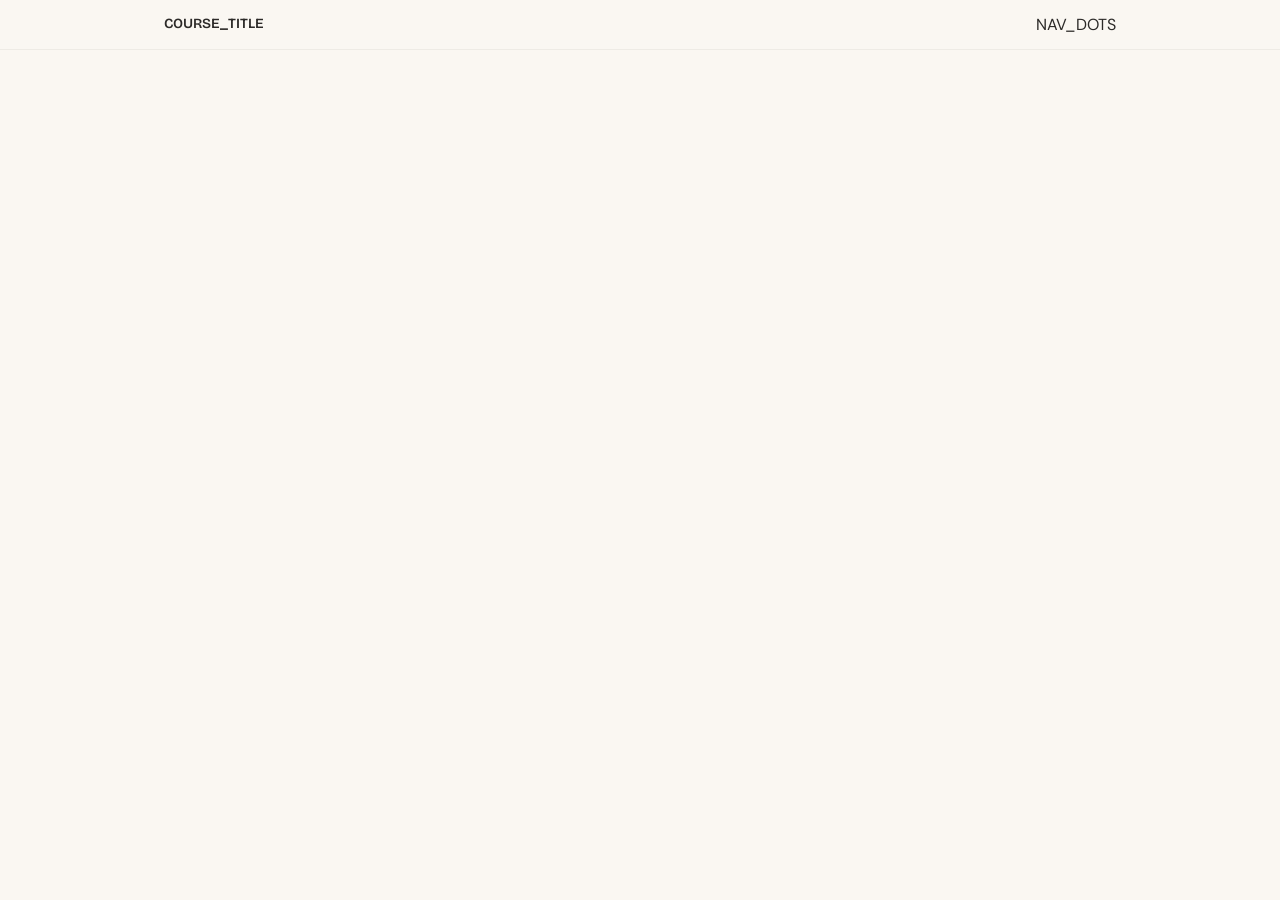
<file: codebase-to-course/references/_base.html>
<!DOCTYPE html>
<html lang="en">
<head>
  <meta charset="UTF-8">
  <meta name="viewport" content="width=device-width, initial-scale=1.0">
  <title>COURSE_TITLE</title>

  <!-- Google Fonts: Bricolage Grotesque · DM Sans · JetBrains Mono -->
  <link rel="preconnect" href="https://fonts.googleapis.com">
  <link rel="preconnect" href="https://fonts.gstatic.com" crossorigin>
  <link href="https://fonts.googleapis.com/css2?family=Bricolage+Grotesque:opsz,wght@12..96,400;12..96,600;12..96,700;12..96,800&family=DM+Sans:ital,opsz,wght@0,9..40,300;0,9..40,400;0,9..40,500;0,9..40,600;0,9..40,700;1,9..40,400;1,9..40,500&family=JetBrains+Mono:wght@400;500;600&display=swap" rel="stylesheet">

  <link rel="stylesheet" href="styles.css">

  <!--
    CUSTOMIZE PER COURSE — change only the three accent variables below.
    Options:
      vermillion  #D94F30 / #C4432A / #FDEEE9 / #E8836C  (default)
      coral       #E06B56 / #C85A47 / #FDECEA / #E89585
      teal        #2A7B9B / #1F6280 / #E4F2F7 / #5A9DB8
      amber       #D4A843 / #BF9530 / #FDF5E0 / #E0C070
      forest      #2D8B55 / #226B41 / #E8F5EE / #5AAD7A
  -->
  <style>
    :root {
      --color-accent:       ACCENT_COLOR;
      --color-accent-hover: ACCENT_HOVER;
      --color-accent-light: ACCENT_LIGHT;
      --color-accent-muted: ACCENT_MUTED;
    }
  </style>

  <script src="main.js" defer></script>
</head>
<body>

  <nav class="nav" id="nav">
    <div class="progress-bar" id="progress-bar" role="progressbar" aria-valuenow="0" aria-valuemin="0" aria-valuemax="100"></div>
    <div class="nav-inner">
      <span class="nav-title">COURSE_TITLE</span>
      <div class="nav-dots" id="nav-dots" role="tablist">
        <!--
          One <button> per module. Replace MODULE_N_NAME with the actual module title.

          <button class="nav-dot" data-target="module-1" data-tooltip="MODULE_1_NAME" role="tab" aria-label="Module 1: MODULE_1_NAME"></button>
          <button class="nav-dot" data-target="module-2" data-tooltip="MODULE_2_NAME" role="tab" aria-label="Module 2: MODULE_2_NAME"></button>
          ...
        -->
        NAV_DOTS
      </div>
    </div>
  </nav>

  <main id="main">
    <!-- modules/*.html content is assembled here by build.sh -->
</file>
<file: explore-course/styles.css>
/* ── GOOGLE FONTS (loaded via _base.html <head>) ───────────────
   Bricolage Grotesque · DM Sans · JetBrains Mono
   ──────────────────────────────────────────────────────────── */

/* ── DESIGN TOKENS ─────────────────────────────────────────── */
:root {
  /* BACKGROUNDS */
  --color-bg:             #FAF7F2;
  --color-bg-warm:        #F5F0E8;
  --color-bg-code:        #1E1E2E;
  --color-text:           #2C2A28;
  --color-text-secondary: #6B6560;
  --color-text-muted:     #9E9790;
  --color-border:         #E5DFD6;
  --color-border-light:   #EEEBE5;
  --color-surface:        #FFFFFF;
  --color-surface-warm:   #FDF9F3;

  /* ACCENT — overridden per course in _base.html */
  --color-accent:         #D94F30;
  --color-accent-hover:   #C4432A;
  --color-accent-light:   #FDEEE9;
  --color-accent-muted:   #E8836C;

  /* SEMANTIC */
  --color-success:        #2D8B55;
  --color-success-light:  #E8F5EE;
  --color-error:          #C93B3B;
  --color-error-light:    #FDE8E8;
  --color-info:           #2A7B9B;
  --color-info-light:     #E4F2F7;

  /* ACTOR COLORS */
  --color-actor-1:        #D94F30;
  --color-actor-2:        #2A7B9B;
  --color-actor-3:        #7B6DAA;
  --color-actor-4:        #D4A843;
  --color-actor-5:        #2D8B55;

  /* FONTS */
  --font-display: 'Bricolage Grotesque', Georgia, serif;
  --font-body:    'DM Sans', -apple-system, sans-serif;
  --font-mono:    'JetBrains Mono', 'Fira Code', 'Consolas', monospace;

  /* TYPE SCALE */
  --text-xs:   0.75rem;
  --text-sm:   0.875rem;
  --text-base: 1rem;
  --text-lg:   1.125rem;
  --text-xl:   1.25rem;
  --text-2xl:  1.5rem;
  --text-3xl:  1.875rem;
  --text-4xl:  2.25rem;
  --text-5xl:  3rem;
  --text-6xl:  3.75rem;

  /* LINE HEIGHTS */
  --leading-tight:  1.15;
  --leading-snug:   1.3;
  --leading-normal: 1.6;
  --leading-loose:  1.8;

  /* SPACING */
  --space-1:  0.25rem;
  --space-2:  0.5rem;
  --space-3:  0.75rem;
  --space-4:  1rem;
  --space-5:  1.25rem;
  --space-6:  1.5rem;
  --space-8:  2rem;
  --space-10: 2.5rem;
  --space-12: 3rem;
  --space-16: 4rem;
  --space-20: 5rem;
  --space-24: 6rem;

  /* LAYOUT */
  --content-width:      800px;
  --content-width-wide: 1000px;
  --nav-height:         50px;

  /* RADII */
  --radius-sm:   8px;
  --radius-md:   12px;
  --radius-lg:   16px;
  --radius-full: 9999px;

  /* SHADOWS (warm-tinted, never pure black) */
  --shadow-sm: 0 1px 2px rgba(44,42,40,0.05);
  --shadow-md: 0 4px 12px rgba(44,42,40,0.08);
  --shadow-lg: 0 8px 24px rgba(44,42,40,0.10);
  --shadow-xl: 0 16px 48px rgba(44,42,40,0.12);

  /* EASING */
  --ease-out:    cubic-bezier(0.16,1,0.3,1);
  --ease-in-out: cubic-bezier(0.65,0,0.35,1);

  /* DURATIONS */
  --duration-fast:   150ms;
  --duration-normal: 300ms;
  --duration-slow:   500ms;
  --stagger-delay:   120ms;
}

/* ── RESET & BASE ───────────────────────────────────────────── */
*, *::before, *::after { box-sizing: border-box; margin: 0; padding: 0; }

html {
  scroll-snap-type: y proximity;
  scroll-behavior: smooth;
}

body {
  font-family: var(--font-body);
  font-size: var(--text-base);
  color: var(--color-text);
  line-height: var(--leading-normal);
  background: var(--color-bg);
  background-image: radial-gradient(
    ellipse at 20% 50%,
    rgba(217,79,48,0.03) 0%,
    transparent 50%
  );
}

/* ── SCROLLBAR ──────────────────────────────────────────────── */
::-webkit-scrollbar { width: 6px; }
::-webkit-scrollbar-track { background: transparent; }
::-webkit-scrollbar-thumb {
  background: var(--color-border);
  border-radius: var(--radius-full);
}

/* ── CODE GLOBALS ───────────────────────────────────────────── */
pre, code {
  white-space: pre-wrap;
  word-break: break-word;
  overflow-x: hidden;
}
.translation-code::-webkit-scrollbar,
pre::-webkit-scrollbar { display: none; }

/* Catppuccin-inspired syntax highlighting */
.code-keyword  { color: #CBA6F7; }
.code-string   { color: #A6E3A1; }
.code-function { color: #89B4FA; }
.code-comment  { color: #6C7086; }
.code-number   { color: #FAB387; }
.code-property { color: #F9E2AF; }
.code-operator { color: #94E2D5; }
.code-tag      { color: #F38BA8; }
.code-attr     { color: #F9E2AF; }
.code-value    { color: #A6E3A1; }
.code-line     { display: block; }

/* ── NAV ────────────────────────────────────────────────────── */
.nav {
  position: fixed;
  top: 0; left: 0; right: 0;
  height: var(--nav-height);
  z-index: 1000;
  background: rgba(250,247,242,0.92);
  backdrop-filter: blur(8px);
  border-bottom: 1px solid var(--color-border-light);
}

.progress-bar {
  position: absolute;
  bottom: 0; left: 0;
  height: 2px;
  width: 0%;
  background: var(--color-accent);
  transition: width 100ms linear;
}

.nav-inner {
  max-width: var(--content-width-wide);
  margin: 0 auto;
  padding: 0 var(--space-6);
  height: 100%;
  display: flex;
  align-items: center;
  justify-content: space-between;
  gap: var(--space-4);
}

.nav-title {
  font-family: var(--font-display);
  font-size: var(--text-sm);
  font-weight: 600;
  color: var(--color-text);
  white-space: nowrap;
  overflow: hidden;
  text-overflow: ellipsis;
  max-width: 300px;
}

.nav-dots {
  display: flex;
  align-items: center;
  gap: var(--space-2);
}

.nav-dot {
  width: 10px; height: 10px;
  border-radius: 50%;
  border: 2px solid var(--color-text-muted);
  background: transparent;
  cursor: pointer;
  transition: all var(--duration-fast);
  position: relative;
}
.nav-dot::after {
  content: attr(data-tooltip);
  position: absolute;
  top: calc(100% + 6px);
  left: 50%;
  transform: translateX(-50%);
  background: var(--color-bg-code);
  color: #CDD6F4;
  font-family: var(--font-body);
  font-size: var(--text-xs);
  white-space: nowrap;
  padding: var(--space-1) var(--space-3);
  border-radius: var(--radius-sm);
  pointer-events: none;
  opacity: 0;
  transition: opacity var(--duration-fast);
}
.nav-dot:hover::after { opacity: 1; }
.nav-dot.active {
  border-color: var(--color-accent);
  background: var(--color-accent);
  box-shadow: 0 0 0 3px var(--color-accent-light);
}
.nav-dot.visited {
  border-color: var(--color-accent-muted);
  background: var(--color-accent-muted);
}

/* ── MODULE STRUCTURE ───────────────────────────────────────── */
.module {
  min-height: 100dvh;
  min-height: 100vh;
  scroll-snap-align: start;
  padding: var(--space-16) var(--space-6);
  padding-top: calc(var(--nav-height) + var(--space-12));
}

.module-content {
  max-width: var(--content-width);
  margin: 0 auto;
}

.module-header { margin-bottom: var(--space-12); }

.module-number {
  display: block;
  font-family: var(--font-display);
  font-size: var(--text-6xl);
  font-weight: 800;
  color: var(--color-accent);
  opacity: 0.15;
  line-height: 1;
  margin-bottom: var(--space-2);
}

.module-title {
  font-family: var(--font-display);
  font-size: var(--text-4xl);
  font-weight: 700;
  line-height: var(--leading-tight);
  color: var(--color-text);
}

.module-subtitle {
  margin-top: var(--space-3);
  font-size: var(--text-lg);
  color: var(--color-text-secondary);
  line-height: var(--leading-snug);
}

.screen {
  margin-bottom: var(--space-16);
}

.screen-heading {
  font-family: var(--font-display);
  font-size: var(--text-2xl);
  font-weight: 600;
  color: var(--color-text);
  margin-bottom: var(--space-6);
  line-height: var(--leading-snug);
}

p { margin-bottom: var(--space-4); }
p:last-child { margin-bottom: 0; }

/* ── SCROLL ANIMATIONS ──────────────────────────────────────── */
.animate-in {
  opacity: 0;
  transform: translateY(20px);
  transition:
    opacity var(--duration-slow) var(--ease-out),
    transform var(--duration-slow) var(--ease-out);
}
.animate-in.visible {
  opacity: 1;
  transform: translateY(0);
}
.stagger-children > .animate-in {
  transition-delay: calc(var(--stagger-index, 0) * var(--stagger-delay));
}

/* ── TRANSLATION BLOCKS ─────────────────────────────────────── */
.translation-block {
  display: grid;
  grid-template-columns: 1fr 1fr;
  gap: 0;
  border-radius: var(--radius-md);
  overflow: hidden;
  box-shadow: var(--shadow-md);
  margin: var(--space-8) 0;
}

.translation-code {
  background: var(--color-bg-code);
  color: #CDD6F4;
  padding: var(--space-6);
  font-family: var(--font-mono);
  font-size: var(--text-sm);
  line-height: 1.7;
  position: relative;
  overflow-x: hidden;
}

.translation-english {
  background: var(--color-surface-warm);
  padding: var(--space-6);
  font-size: var(--text-sm);
  line-height: 1.7;
  border-left: 3px solid var(--color-accent);
}

.translation-label {
  position: absolute;
  top: var(--space-2);
  right: var(--space-3);
  font-family: var(--font-mono);
  font-size: var(--text-xs);
  text-transform: uppercase;
  letter-spacing: 0.1em;
  opacity: 0.5;
}
.translation-english .translation-label {
  position: static;
  display: block;
  margin-bottom: var(--space-3);
  color: var(--color-text-muted);
}

.translation-lines .tl {
  padding: var(--space-1) 0;
  border-bottom: 1px solid var(--color-border-light);
  color: var(--color-text-secondary);
}
.translation-lines .tl:last-child { border-bottom: none; }

/* ── QUIZ ───────────────────────────────────────────────────── */
.quiz-container {
  background: var(--color-surface);
  border-radius: var(--radius-lg);
  padding: var(--space-8);
  box-shadow: var(--shadow-md);
  margin: var(--space-8) 0;
}

.quiz-question-block { margin-bottom: var(--space-8); }
.quiz-question-block:last-of-type { margin-bottom: 0; }

.quiz-question {
  font-family: var(--font-display);
  font-size: var(--text-lg);
  font-weight: 600;
  margin-bottom: var(--space-4);
  line-height: var(--leading-snug);
}

.quiz-options {
  display: flex;
  flex-direction: column;
  gap: var(--space-2);
}

.quiz-option {
  display: flex;
  align-items: center;
  gap: var(--space-3);
  padding: var(--space-3) var(--space-4);
  border: 2px solid var(--color-border);
  border-radius: var(--radius-sm);
  background: var(--color-surface);
  cursor: pointer;
  width: 100%;
  text-align: left;
  font-family: var(--font-body);
  font-size: var(--text-base);
  transition: border-color var(--duration-fast), background var(--duration-fast);
}
.quiz-option:hover:not(:disabled) { border-color: var(--color-accent-muted); }
.quiz-option.selected { border-color: var(--color-accent); background: var(--color-accent-light); }
.quiz-option.correct  { border-color: var(--color-success); background: var(--color-success-light); }
.quiz-option.incorrect{ border-color: var(--color-error);   background: var(--color-error-light); }
.quiz-option:disabled { cursor: default; }

.quiz-option-radio {
  width: 18px; height: 18px;
  border-radius: 50%;
  border: 2px solid var(--color-border);
  flex-shrink: 0;
  transition: all var(--duration-fast);
}
.quiz-option.selected .quiz-option-radio {
  border-color: var(--color-accent);
  background: var(--color-accent);
  box-shadow: inset 0 0 0 3px white;
}
.quiz-option.correct .quiz-option-radio  { border-color: var(--color-success); background: var(--color-success); box-shadow: inset 0 0 0 3px white; }
.quiz-option.incorrect .quiz-option-radio{ border-color: var(--color-error);   background: var(--color-error);   box-shadow: inset 0 0 0 3px white; }

.quiz-feedback {
  max-height: 0;
  overflow: hidden;
  opacity: 0;
  transition: max-height var(--duration-normal), opacity var(--duration-normal);
  font-size: var(--text-sm);
  border-radius: var(--radius-sm);
}
.quiz-feedback.show {
  max-height: 200px;
  opacity: 1;
  padding: var(--space-3);
  margin-top: var(--space-2);
}
.quiz-feedback.success { background: var(--color-success-light); color: var(--color-success); }
.quiz-feedback.error   { background: var(--color-error-light);   color: var(--color-error); }
.quiz-feedback.warning { background: var(--color-info-light);    color: var(--color-info); }

.quiz-check-btn, .quiz-reset-btn {
  margin-top: var(--space-6);
  padding: var(--space-3) var(--space-6);
  border-radius: var(--radius-sm);
  font-family: var(--font-body);
  font-size: var(--text-sm);
  font-weight: 600;
  cursor: pointer;
  border: none;
  transition: background var(--duration-fast), transform var(--duration-fast);
}
.quiz-check-btn {
  background: var(--color-accent);
  color: white;
  margin-right: var(--space-3);
}
.quiz-check-btn:hover { background: var(--color-accent-hover); transform: translateY(-1px); }
.quiz-reset-btn {
  background: var(--color-surface);
  color: var(--color-text-secondary);
  border: 1px solid var(--color-border);
}
.quiz-reset-btn:hover { border-color: var(--color-accent-muted); }

/* Scenario block */
.scenario-block { margin-bottom: var(--space-6); }
.scenario-context {
  background: var(--color-info-light);
  border-left: 3px solid var(--color-info);
  border-radius: 0 var(--radius-sm) var(--radius-sm) 0;
  padding: var(--space-4);
  margin-bottom: var(--space-4);
}
.scenario-label {
  display: inline-block;
  font-family: var(--font-mono);
  font-size: var(--text-xs);
  text-transform: uppercase;
  letter-spacing: 0.1em;
  color: var(--color-info);
  margin-bottom: var(--space-2);
}

/* ── DRAG AND DROP ──────────────────────────────────────────── */
.dnd-container { margin: var(--space-8) 0; }
.dnd-chips {
  display: flex;
  flex-wrap: wrap;
  gap: var(--space-3);
  margin-bottom: var(--space-6);
}
.dnd-chip {
  padding: var(--space-2) var(--space-4);
  background: var(--color-accent);
  color: white;
  border-radius: var(--radius-full);
  font-size: var(--text-sm);
  font-weight: 600;
  cursor: grab;
  user-select: none;
  transition: opacity var(--duration-fast), transform var(--duration-fast);
}
.dnd-chip:active { cursor: grabbing; transform: scale(1.05); }
.dnd-chip.dragging { opacity: 0.4; }
.dnd-chip.placed { opacity: 0.3; pointer-events: none; }

.dnd-zones { display: flex; flex-direction: column; gap: var(--space-4); }
.dnd-zone {
  border: 1px solid var(--color-border);
  border-radius: var(--radius-md);
  padding: var(--space-4);
  background: var(--color-surface);
}
.dnd-zone-label { font-size: var(--text-sm); color: var(--color-text-secondary); margin-bottom: var(--space-3); }
.dnd-zone-target {
  min-height: 40px;
  border: 2px dashed var(--color-border);
  border-radius: var(--radius-sm);
  display: flex;
  align-items: center;
  justify-content: center;
  font-size: var(--text-sm);
  color: var(--color-text-muted);
  transition: border-color var(--duration-fast), background var(--duration-fast);
}
.dnd-zone-target.drag-over { border-color: var(--color-accent); background: var(--color-accent-light); }
.dnd-zone-target.correct-placed { border-color: var(--color-success); background: var(--color-success-light); color: var(--color-success); font-weight: 600; }
.dnd-zone-target.incorrect-placed{ border-color: var(--color-error); background: var(--color-error-light); }
.touch-ghost {
  padding: var(--space-2) var(--space-4);
  background: var(--color-accent);
  color: white;
  border-radius: var(--radius-full);
  font-size: var(--text-sm);
  font-weight: 600;
  opacity: 0.85;
  pointer-events: none;
}

/* ── GROUP CHAT ─────────────────────────────────────────────── */
.chat-window {
  background: var(--color-surface);
  border-radius: var(--radius-lg);
  box-shadow: var(--shadow-md);
  overflow: hidden;
  margin: var(--space-8) 0;
}

.chat-messages {
  padding: var(--space-6);
  display: flex;
  flex-direction: column;
  gap: var(--space-4);
  min-height: 200px;
}

.chat-message {
  display: flex;
  align-items: flex-end;
  gap: var(--space-3);
  animation: fadeSlideUp 0.3s var(--ease-out);
}

.chat-avatar {
  width: 36px; height: 36px;
  border-radius: 50%;
  display: flex;
  align-items: center;
  justify-content: center;
  font-family: var(--font-display);
  font-size: var(--text-sm);
  font-weight: 700;
  color: white;
  flex-shrink: 0;
}

.chat-bubble {
  max-width: 75%;
  background: var(--color-bg-warm);
  border-radius: var(--radius-md) var(--radius-md) var(--radius-md) 4px;
  padding: var(--space-3) var(--space-4);
}

.chat-sender {
  display: block;
  font-size: var(--text-xs);
  font-weight: 700;
  margin-bottom: var(--space-1);
  font-family: var(--font-mono);
  text-transform: uppercase;
  letter-spacing: 0.05em;
}

.chat-bubble p {
  font-size: var(--text-sm);
  margin: 0;
  line-height: var(--leading-normal);
}

.chat-typing {
  display: flex;
  align-items: center;
  gap: var(--space-3);
  padding: 0 var(--space-6) var(--space-4);
}

.chat-typing-dots {
  display: flex;
  gap: var(--space-1);
  background: var(--color-bg-warm);
  padding: var(--space-3) var(--space-4);
  border-radius: var(--radius-md);
}

.typing-dot {
  width: 8px; height: 8px;
  border-radius: 50%;
  background: var(--color-text-muted);
  animation: typingBounce 1.4s infinite;
}
.typing-dot:nth-child(2) { animation-delay: 0.2s; }
.typing-dot:nth-child(3) { animation-delay: 0.4s; }

.chat-controls {
  padding: var(--space-4) var(--space-6);
  border-top: 1px solid var(--color-border-light);
  display: flex;
  align-items: center;
  gap: var(--space-3);
  background: var(--color-surface-warm);
}
.chat-progress {
  margin-left: auto;
  font-size: var(--text-xs);
  color: var(--color-text-muted);
  font-family: var(--font-mono);
}

/* ── FLOW / DATA FLOW ANIMATION ─────────────────────────────── */
.flow-animation {
  position: relative;
  background: var(--color-surface);
  border-radius: var(--radius-lg);
  padding: var(--space-8);
  box-shadow: var(--shadow-md);
  margin: var(--space-8) 0;
}

.flow-actors {
  display: flex;
  justify-content: space-around;
  align-items: center;
  gap: var(--space-4);
  margin-bottom: var(--space-8);
  flex-wrap: wrap;
}

.flow-actor {
  display: flex;
  flex-direction: column;
  align-items: center;
  gap: var(--space-2);
  transition: all var(--duration-normal) var(--ease-out);
}

.flow-actor-icon {
  width: 56px; height: 56px;
  border-radius: var(--radius-md);
  background: var(--color-bg-warm);
  border: 2px solid var(--color-border);
  display: flex;
  align-items: center;
  justify-content: center;
  font-family: var(--font-display);
  font-size: var(--text-xl);
  font-weight: 700;
  transition: all var(--duration-normal) var(--ease-out);
}

.flow-actor span {
  font-size: var(--text-xs);
  color: var(--color-text-secondary);
  font-family: var(--font-mono);
  text-align: center;
}

.flow-actor.active .flow-actor-icon {
  border-color: var(--color-accent);
  background: var(--color-accent-light);
  box-shadow: 0 0 0 3px var(--color-accent-light), 0 0 20px rgba(217,79,48,0.15);
  transform: scale(1.1);
}

.flow-packet {
  width: 16px; height: 16px;
  border-radius: 50%;
  background: var(--color-accent);
  position: absolute;
  pointer-events: none;
  display: none;
  box-shadow: 0 0 8px rgba(217,79,48,0.5);
}

.flow-step-label {
  text-align: center;
  font-size: var(--text-sm);
  color: var(--color-text-secondary);
  min-height: 2.5em;
  padding: var(--space-3) var(--space-4);
  background: var(--color-bg-warm);
  border-radius: var(--radius-sm);
  margin-bottom: var(--space-6);
  line-height: var(--leading-normal);
}

.flow-controls {
  display: flex;
  align-items: center;
  gap: var(--space-3);
}
.flow-progress {
  margin-left: auto;
  font-size: var(--text-xs);
  color: var(--color-text-muted);
  font-family: var(--font-mono);
}

/* ── ARCHITECTURE DIAGRAM ───────────────────────────────────── */
.arch-diagram {
  background: var(--color-surface);
  border-radius: var(--radius-lg);
  padding: var(--space-8);
  box-shadow: var(--shadow-md);
  margin: var(--space-8) 0;
}
.arch-zone {
  border: 1px dashed var(--color-border);
  border-radius: var(--radius-md);
  padding: var(--space-6);
  margin-bottom: var(--space-4);
}
.arch-zone-label {
  font-family: var(--font-mono);
  font-size: var(--text-xs);
  text-transform: uppercase;
  letter-spacing: 0.1em;
  color: var(--color-text-muted);
  margin-bottom: var(--space-4);
}
.arch-component {
  display: inline-flex;
  flex-direction: column;
  align-items: center;
  gap: var(--space-2);
  padding: var(--space-4);
  background: var(--color-surface-warm);
  border: 1px solid var(--color-border);
  border-radius: var(--radius-md);
  cursor: pointer;
  margin: var(--space-2);
  transition: all var(--duration-fast);
  font-size: var(--text-sm);
}
.arch-component:hover, .arch-component.active {
  border-color: var(--color-accent);
  background: var(--color-accent-light);
  transform: translateY(-2px);
  box-shadow: var(--shadow-sm);
}
.arch-icon { font-size: 1.5rem; }
.arch-description {
  margin-top: var(--space-4);
  padding: var(--space-4);
  background: var(--color-bg-warm);
  border-radius: var(--radius-sm);
  font-size: var(--text-sm);
  color: var(--color-text-secondary);
  min-height: 2.5em;
}

/* ── LAYER TOGGLE ───────────────────────────────────────────── */
.layer-demo { margin: var(--space-8) 0; }
.layer-tabs {
  display: flex;
  gap: var(--space-2);
  margin-bottom: var(--space-4);
}
.layer-tab {
  padding: var(--space-2) var(--space-5);
  border-radius: var(--radius-sm);
  border: 1px solid var(--color-border);
  background: var(--color-surface);
  font-family: var(--font-mono);
  font-size: var(--text-sm);
  cursor: pointer;
  transition: all var(--duration-fast);
}
.layer-tab.active {
  background: var(--color-accent);
  color: white;
  border-color: var(--color-accent);
}
.layer-viewport {
  border-radius: var(--radius-md);
  overflow: hidden;
  border: 1px solid var(--color-border);
}
.layer-description {
  margin-top: var(--space-3);
  font-size: var(--text-sm);
  color: var(--color-text-secondary);
}

/* ── BUG CHALLENGE ──────────────────────────────────────────── */
.bug-challenge {
  background: var(--color-surface);
  border-radius: var(--radius-lg);
  padding: var(--space-8);
  box-shadow: var(--shadow-md);
  margin: var(--space-8) 0;
}
.bug-challenge h3 {
  font-family: var(--font-display);
  font-size: var(--text-lg);
  font-weight: 600;
  margin-bottom: var(--space-4);
}
.bug-code {
  background: var(--color-bg-code);
  border-radius: var(--radius-md);
  overflow: hidden;
  margin-bottom: var(--space-4);
}
.bug-line {
  display: flex;
  align-items: center;
  gap: var(--space-3);
  padding: var(--space-2) var(--space-4);
  cursor: pointer;
  transition: background var(--duration-fast);
}
.bug-line:hover { background: rgba(255,255,255,0.05); }
.bug-line.correct  { background: rgba(45,139,85,0.2); }
.bug-line.incorrect{ background: rgba(201,59,59,0.2); }
.line-num {
  font-family: var(--font-mono);
  font-size: var(--text-sm);
  color: #6C7086;
  min-width: 1.5em;
  text-align: right;
  user-select: none;
}
.bug-line code {
  font-family: var(--font-mono);
  font-size: var(--text-sm);
  color: #CDD6F4;
}
.bug-feedback {
  max-height: 0;
  overflow: hidden;
  opacity: 0;
  transition: max-height var(--duration-normal), opacity var(--duration-normal);
  font-size: var(--text-sm);
  border-radius: var(--radius-sm);
}
.bug-feedback.show {
  max-height: 200px;
  opacity: 1;
  padding: var(--space-3);
}
.bug-feedback.success { background: var(--color-success-light); color: var(--color-success); }
.bug-feedback.error   { background: var(--color-error-light);   color: var(--color-error); }

/* ── CALLOUT BOXES ──────────────────────────────────────────── */
.callout {
  display: flex;
  gap: var(--space-4);
  padding: var(--space-5);
  border-radius: var(--radius-md);
  margin: var(--space-6) 0;
  border-left: 4px solid;
}
.callout-accent  { background: var(--color-accent-light);  border-color: var(--color-accent); }
.callout-info    { background: var(--color-info-light);    border-color: var(--color-info); }
.callout-warning { background: var(--color-error-light);   border-color: var(--color-error); }

.callout-icon { font-size: 1.25rem; flex-shrink: 0; margin-top: 2px; }
.callout-title { display: block; font-weight: 700; margin-bottom: var(--space-1); }
.callout-content p { font-size: var(--text-sm); margin: 0; color: var(--color-text-secondary); }

/* ── PATTERN / FEATURE CARDS ────────────────────────────────── */
.pattern-cards {
  display: grid;
  grid-template-columns: repeat(auto-fit, minmax(220px, 1fr));
  gap: var(--space-4);
  margin: var(--space-6) 0;
}
.pattern-card {
  background: var(--color-surface);
  border-radius: var(--radius-md);
  padding: var(--space-6);
  box-shadow: var(--shadow-sm);
  border-top: 3px solid var(--color-accent);
  transition: transform var(--duration-normal) var(--ease-out), box-shadow var(--duration-normal);
}
.pattern-card:hover { transform: translateY(-4px); box-shadow: var(--shadow-md); }
.pattern-icon {
  width: 40px; height: 40px;
  border-radius: var(--radius-sm);
  display: flex;
  align-items: center;
  justify-content: center;
  font-size: 1.1rem;
  margin-bottom: var(--space-3);
}
.pattern-title {
  font-family: var(--font-display);
  font-size: var(--text-base);
  font-weight: 700;
  margin-bottom: var(--space-2);
}
.pattern-desc {
  font-size: var(--text-sm);
  color: var(--color-text-secondary);
  line-height: var(--leading-normal);
  margin: 0;
}

/* ── FLOW DIAGRAMS (static) ─────────────────────────────────── */
.flow-steps {
  display: flex;
  align-items: center;
  gap: var(--space-3);
  flex-wrap: wrap;
  margin: var(--space-6) 0;
}
.flow-step {
  display: flex;
  flex-direction: column;
  align-items: center;
  gap: var(--space-2);
  text-align: center;
}
.flow-step-num {
  width: 40px; height: 40px;
  border-radius: 50%;
  background: var(--color-accent);
  color: white;
  font-family: var(--font-display);
  font-weight: 700;
  display: flex;
  align-items: center;
  justify-content: center;
}
.flow-step p { font-size: var(--text-sm); color: var(--color-text-secondary); max-width: 120px; margin: 0; }
.flow-arrow {
  font-size: var(--text-xl);
  color: var(--color-text-muted);
  flex-shrink: 0;
}

/* ── BADGE / CONFIG LIST ────────────────────────────────────── */
.badge-list {
  display: flex;
  flex-direction: column;
  gap: var(--space-2);
  margin: var(--space-6) 0;
}
.badge-item {
  display: flex;
  align-items: center;
  gap: var(--space-4);
  padding: var(--space-3) var(--space-4);
  border: 1px solid var(--color-border-light);
  border-radius: var(--radius-sm);
  background: var(--color-surface);
  transition: border-color var(--duration-fast);
}
.badge-item:hover { border-color: var(--color-accent-muted); }
.badge-code {
  font-family: var(--font-mono);
  font-size: var(--text-sm);
  background: var(--color-bg-code);
  color: #CBA6F7;
  padding: var(--space-1) var(--space-3);
  border-radius: var(--radius-sm);
  white-space: nowrap;
}
.badge-desc {
  font-size: var(--text-sm);
  color: var(--color-text-secondary);
}

/* ── GLOSSARY TOOLTIPS ──────────────────────────────────────── */
.term {
  border-bottom: 1.5px dashed var(--color-accent-muted);
  cursor: pointer;
}
.term:hover, .term.active {
  border-bottom-color: var(--color-accent);
  color: var(--color-accent);
}
.term-tooltip {
  position: fixed;
  background: var(--color-bg-code);
  color: #CDD6F4;
  padding: var(--space-3) var(--space-4);
  border-radius: var(--radius-sm);
  font-size: var(--text-sm);
  font-family: var(--font-body);
  line-height: var(--leading-normal);
  width: max(200px, min(320px, 80vw));
  box-shadow: var(--shadow-lg);
  pointer-events: none;
  opacity: 0;
  transition: opacity var(--duration-fast);
  z-index: 10000;
}
.term-tooltip::after {
  content: '';
  position: absolute;
  top: 100%;
  left: 50%;
  transform: translateX(-50%);
  border: 6px solid transparent;
  border-top-color: var(--color-bg-code);
}
.term-tooltip.visible { opacity: 1; }
.term-tooltip.flip::after {
  top: auto;
  bottom: 100%;
  border-top-color: transparent;
  border-bottom-color: var(--color-bg-code);
}

/* ── VISUAL FILE TREE ───────────────────────────────────────── */
.file-tree {
  font-family: var(--font-mono);
  font-size: var(--text-sm);
  margin: var(--space-6) 0;
}
.ft-folder, .ft-file {
  padding: var(--space-2) var(--space-3);
  border-left: 2px solid var(--color-border-light);
  margin-left: var(--space-4);
}
.ft-folder > .ft-name { color: var(--color-accent); font-weight: 600; }
.ft-folder > .ft-name::before { content: '📁 '; }
.ft-file > .ft-name::before { content: '📄 '; }
.ft-desc {
  color: var(--color-text-secondary);
  font-family: var(--font-body);
  margin-left: var(--space-2);
  font-size: var(--text-xs);
}
.ft-children { margin-left: var(--space-4); }

/* ── ICON-LABEL ROWS ────────────────────────────────────────── */
.icon-rows {
  display: flex;
  flex-direction: column;
  gap: var(--space-4);
  margin: var(--space-6) 0;
}
.icon-row {
  display: flex;
  align-items: center;
  gap: var(--space-4);
  padding: var(--space-4);
  background: var(--color-surface);
  border-radius: var(--radius-md);
  box-shadow: var(--shadow-sm);
}
.icon-row strong { display: block; font-weight: 600; }
.icon-row p { margin: var(--space-1) 0 0; color: var(--color-text-secondary); font-size: var(--text-sm); }
.icon-circle {
  width: 48px; height: 48px;
  border-radius: 50%;
  display: flex;
  align-items: center;
  justify-content: center;
  font-size: 1.25rem;
  flex-shrink: 0;
}

/* ── NUMBERED STEP CARDS ────────────────────────────────────── */
.step-cards {
  display: flex;
  flex-direction: column;
  gap: var(--space-3);
  margin: var(--space-6) 0;
}
.step-card {
  display: flex;
  align-items: flex-start;
  gap: var(--space-4);
  padding: var(--space-4) var(--space-5);
  background: var(--color-surface);
  border-radius: var(--radius-md);
  border-left: 3px solid var(--color-accent);
  box-shadow: var(--shadow-sm);
}
.step-num {
  width: 32px; height: 32px;
  border-radius: 50%;
  background: var(--color-accent);
  color: white;
  font-weight: 700;
  display: flex;
  align-items: center;
  justify-content: center;
  font-family: var(--font-display);
  flex-shrink: 0;
}
.step-body strong { display: block; font-weight: 600; margin-bottom: var(--space-1); }
.step-body p { margin: 0; color: var(--color-text-secondary); font-size: var(--text-sm); }

/* ── SHARED BUTTON STYLE ────────────────────────────────────── */
.btn {
  padding: var(--space-2) var(--space-5);
  border-radius: var(--radius-sm);
  border: 1px solid var(--color-border);
  background: var(--color-surface);
  font-family: var(--font-body);
  font-size: var(--text-sm);
  font-weight: 600;
  cursor: pointer;
  transition: all var(--duration-fast);
  color: var(--color-text-secondary);
}
.btn:hover { border-color: var(--color-accent-muted); color: var(--color-accent); }
.btn-primary {
  background: var(--color-accent);
  color: white;
  border-color: var(--color-accent);
}
.btn-primary:hover { background: var(--color-accent-hover); border-color: var(--color-accent-hover); color: white; }

/* ── RESPONSIVE ─────────────────────────────────────────────── */
@media (max-width: 768px) {
  :root {
    --text-4xl: 1.875rem;
    --text-5xl: 2.25rem;
    --text-6xl: 3rem;
  }
  .translation-block { grid-template-columns: 1fr; }
  .translation-english { border-left: none; border-top: 3px solid var(--color-accent); }
  .pattern-cards { grid-template-columns: 1fr 1fr; }
}

@media (max-width: 480px) {
  :root {
    --text-4xl: 1.5rem;
    --text-5xl: 1.875rem;
    --text-6xl: 2.25rem;
  }
  .module { padding: var(--space-8) var(--space-4); }
  .pattern-cards { grid-template-columns: 1fr; }
  .flow-steps { flex-direction: column; }
  .flow-arrow { transform: rotate(90deg); }
  .nav-title { max-width: 140px; }
}

/* ── KEYFRAMES ──────────────────────────────────────────────── */
@keyframes fadeSlideUp {
  from { opacity: 0; transform: translateY(12px); }
  to   { opacity: 1; transform: translateY(0); }
}

@keyframes typingBounce {
  0%, 60%, 100% { transform: translateY(0); }
  30%           { transform: translateY(-6px); }
}

@keyframes packetMove {
  from { left: var(--packet-from-x); top: var(--packet-from-y); opacity: 0; }
  20%  { opacity: 1; }
  80%  { opacity: 1; }
  to   { left: var(--packet-to-x);   top: var(--packet-to-y);   opacity: 0; }
}
</file>
<file: codebase-to-course/references/styles.css>
/* ── GOOGLE FONTS (loaded via _base.html <head>) ───────────────
   Bricolage Grotesque · DM Sans · JetBrains Mono
   ──────────────────────────────────────────────────────────── */

/* ── DESIGN TOKENS ─────────────────────────────────────────── */
:root {
  /* BACKGROUNDS */
  --color-bg:             #FAF7F2;
  --color-bg-warm:        #F5F0E8;
  --color-bg-code:        #1E1E2E;
  --color-text:           #2C2A28;
  --color-text-secondary: #6B6560;
  --color-text-muted:     #9E9790;
  --color-border:         #E5DFD6;
  --color-border-light:   #EEEBE5;
  --color-surface:        #FFFFFF;
  --color-surface-warm:   #FDF9F3;

  /* ACCENT — overridden per course in _base.html */
  --color-accent:         #D94F30;
  --color-accent-hover:   #C4432A;
  --color-accent-light:   #FDEEE9;
  --color-accent-muted:   #E8836C;

  /* SEMANTIC */
  --color-success:        #2D8B55;
  --color-success-light:  #E8F5EE;
  --color-error:          #C93B3B;
  --color-error-light:    #FDE8E8;
  --color-info:           #2A7B9B;
  --color-info-light:     #E4F2F7;

  /* ACTOR COLORS */
  --color-actor-1:        #D94F30;
  --color-actor-2:        #2A7B9B;
  --color-actor-3:        #7B6DAA;
  --color-actor-4:        #D4A843;
  --color-actor-5:        #2D8B55;

  /* FONTS */
  --font-display: 'Bricolage Grotesque', Georgia, serif;
  --font-body:    'DM Sans', -apple-system, sans-serif;
  --font-mono:    'JetBrains Mono', 'Fira Code', 'Consolas', monospace;

  /* TYPE SCALE */
  --text-xs:   0.75rem;
  --text-sm:   0.875rem;
  --text-base: 1rem;
  --text-lg:   1.125rem;
  --text-xl:   1.25rem;
  --text-2xl:  1.5rem;
  --text-3xl:  1.875rem;
  --text-4xl:  2.25rem;
  --text-5xl:  3rem;
  --text-6xl:  3.75rem;

  /* LINE HEIGHTS */
  --leading-tight:  1.15;
  --leading-snug:   1.3;
  --leading-normal: 1.6;
  --leading-loose:  1.8;

  /* SPACING */
  --space-1:  0.25rem;
  --space-2:  0.5rem;
  --space-3:  0.75rem;
  --space-4:  1rem;
  --space-5:  1.25rem;
  --space-6:  1.5rem;
  --space-8:  2rem;
  --space-10: 2.5rem;
  --space-12: 3rem;
  --space-16: 4rem;
  --space-20: 5rem;
  --space-24: 6rem;

  /* LAYOUT */
  --content-width:      800px;
  --content-width-wide: 1000px;
  --nav-height:         50px;

  /* RADII */
  --radius-sm:   8px;
  --radius-md:   12px;
  --radius-lg:   16px;
  --radius-full: 9999px;

  /* SHADOWS (warm-tinted, never pure black) */
  --shadow-sm: 0 1px 2px rgba(44,42,40,0.05);
  --shadow-md: 0 4px 12px rgba(44,42,40,0.08);
  --shadow-lg: 0 8px 24px rgba(44,42,40,0.10);
  --shadow-xl: 0 16px 48px rgba(44,42,40,0.12);

  /* EASING */
  --ease-out:    cubic-bezier(0.16,1,0.3,1);
  --ease-in-out: cubic-bezier(0.65,0,0.35,1);

  /* DURATIONS */
  --duration-fast:   150ms;
  --duration-normal: 300ms;
  --duration-slow:   500ms;
  --stagger-delay:   120ms;
}

/* ── RESET & BASE ───────────────────────────────────────────── */
*, *::before, *::after { box-sizing: border-box; margin: 0; padding: 0; }

html {
  scroll-snap-type: y proximity;
  scroll-behavior: smooth;
}

body {
  font-family: var(--font-body);
  font-size: var(--text-base);
  color: var(--color-text);
  line-height: var(--leading-normal);
  background: var(--color-bg);
  background-image: radial-gradient(
    ellipse at 20% 50%,
    rgba(217,79,48,0.03) 0%,
    transparent 50%
  );
}

/* ── SCROLLBAR ──────────────────────────────────────────────── */
::-webkit-scrollbar { width: 6px; }
::-webkit-scrollbar-track { background: transparent; }
::-webkit-scrollbar-thumb {
  background: var(--color-border);
  border-radius: var(--radius-full);
}

/* ── CODE GLOBALS ───────────────────────────────────────────── */
pre, code {
  white-space: pre-wrap;
  word-break: break-word;
  overflow-x: hidden;
}
.translation-code::-webkit-scrollbar,
pre::-webkit-scrollbar { display: none; }

/* Catppuccin-inspired syntax highlighting */
.code-keyword  { color: #CBA6F7; }
.code-string   { color: #A6E3A1; }
.code-function { color: #89B4FA; }
.code-comment  { color: #6C7086; }
.code-number   { color: #FAB387; }
.code-property { color: #F9E2AF; }
.code-operator { color: #94E2D5; }
.code-tag      { color: #F38BA8; }
.code-attr     { color: #F9E2AF; }
.code-value    { color: #A6E3A1; }
.code-line     { display: block; }

/* ── NAV ────────────────────────────────────────────────────── */
.nav {
  position: fixed;
  top: 0; left: 0; right: 0;
  height: var(--nav-height);
  z-index: 1000;
  background: rgba(250,247,242,0.92);
  backdrop-filter: blur(8px);
  border-bottom: 1px solid var(--color-border-light);
}

.progress-bar {
  position: absolute;
  bottom: 0; left: 0;
  height: 2px;
  width: 0%;
  background: var(--color-accent);
  transition: width 100ms linear;
}

.nav-inner {
  max-width: var(--content-width-wide);
  margin: 0 auto;
  padding: 0 var(--space-6);
  height: 100%;
  display: flex;
  align-items: center;
  justify-content: space-between;
  gap: var(--space-4);
}

.nav-title {
  font-family: var(--font-display);
  font-size: var(--text-sm);
  font-weight: 600;
  color: var(--color-text);
  white-space: nowrap;
  overflow: hidden;
  text-overflow: ellipsis;
  max-width: 300px;
}

.nav-dots {
  display: flex;
  align-items: center;
  gap: var(--space-2);
}

.nav-dot {
  width: 10px; height: 10px;
  border-radius: 50%;
  border: 2px solid var(--color-text-muted);
  background: transparent;
  cursor: pointer;
  transition: all var(--duration-fast);
  position: relative;
}
.nav-dot::after {
  content: attr(data-tooltip);
  position: absolute;
  top: calc(100% + 6px);
  left: 50%;
  transform: translateX(-50%);
  background: var(--color-bg-code);
  color: #CDD6F4;
  font-family: var(--font-body);
  font-size: var(--text-xs);
  white-space: nowrap;
  padding: var(--space-1) var(--space-3);
  border-radius: var(--radius-sm);
  pointer-events: none;
  opacity: 0;
  transition: opacity var(--duration-fast);
}
.nav-dot:hover::after { opacity: 1; }
.nav-dot.active {
  border-color: var(--color-accent);
  background: var(--color-accent);
  box-shadow: 0 0 0 3px var(--color-accent-light);
}
.nav-dot.visited {
  border-color: var(--color-accent-muted);
  background: var(--color-accent-muted);
}

/* ── MODULE STRUCTURE ───────────────────────────────────────── */
.module {
  min-height: 100dvh;
  min-height: 100vh;
  scroll-snap-align: start;
  padding: var(--space-16) var(--space-6);
  padding-top: calc(var(--nav-height) + var(--space-12));
}

.module-content {
  max-width: var(--content-width);
  margin: 0 auto;
}

.module-header { margin-bottom: var(--space-12); }

.module-number {
  display: block;
  font-family: var(--font-display);
  font-size: var(--text-6xl);
  font-weight: 800;
  color: var(--color-accent);
  opacity: 0.15;
  line-height: 1;
  margin-bottom: var(--space-2);
}

.module-title {
  font-family: var(--font-display);
  font-size: var(--text-4xl);
  font-weight: 700;
  line-height: var(--leading-tight);
  color: var(--color-text);
}

.module-subtitle {
  margin-top: var(--space-3);
  font-size: var(--text-lg);
  color: var(--color-text-secondary);
  line-height: var(--leading-snug);
}

.screen {
  margin-bottom: var(--space-16);
}

.screen-heading {
  font-family: var(--font-display);
  font-size: var(--text-2xl);
  font-weight: 600;
  color: var(--color-text);
  margin-bottom: var(--space-6);
  line-height: var(--leading-snug);
}

p { margin-bottom: var(--space-4); }
p:last-child { margin-bottom: 0; }

/* ── SCROLL ANIMATIONS ──────────────────────────────────────── */
.animate-in {
  opacity: 0;
  transform: translateY(20px);
  transition:
    opacity var(--duration-slow) var(--ease-out),
    transform var(--duration-slow) var(--ease-out);
}
.animate-in.visible {
  opacity: 1;
  transform: translateY(0);
}
.stagger-children > .animate-in {
  transition-delay: calc(var(--stagger-index, 0) * var(--stagger-delay));
}

/* ── TRANSLATION BLOCKS ─────────────────────────────────────── */
.translation-block {
  display: grid;
  grid-template-columns: 1fr 1fr;
  gap: 0;
  border-radius: var(--radius-md);
  overflow: hidden;
  box-shadow: var(--shadow-md);
  margin: var(--space-8) 0;
}

.translation-code {
  background: var(--color-bg-code);
  color: #CDD6F4;
  padding: var(--space-6);
  font-family: var(--font-mono);
  font-size: var(--text-sm);
  line-height: 1.7;
  position: relative;
  overflow-x: hidden;
}

.translation-english {
  background: var(--color-surface-warm);
  padding: var(--space-6);
  font-size: var(--text-sm);
  line-height: 1.7;
  border-left: 3px solid var(--color-accent);
}

.translation-label {
  position: absolute;
  top: var(--space-2);
  right: var(--space-3);
  font-family: var(--font-mono);
  font-size: var(--text-xs);
  text-transform: uppercase;
  letter-spacing: 0.1em;
  opacity: 0.5;
}
.translation-english .translation-label {
  position: static;
  display: block;
  margin-bottom: var(--space-3);
  color: var(--color-text-muted);
}

.translation-lines .tl {
  padding: var(--space-1) 0;
  border-bottom: 1px solid var(--color-border-light);
  color: var(--color-text-secondary);
}
.translation-lines .tl:last-child { border-bottom: none; }

/* ── QUIZ ───────────────────────────────────────────────────── */
.quiz-container {
  background: var(--color-surface);
  border-radius: var(--radius-lg);
  padding: var(--space-8);
  box-shadow: var(--shadow-md);
  margin: var(--space-8) 0;
}

.quiz-question-block { margin-bottom: var(--space-8); }
.quiz-question-block:last-of-type { margin-bottom: 0; }

.quiz-question {
  font-family: var(--font-display);
  font-size: var(--text-lg);
  font-weight: 600;
  margin-bottom: var(--space-4);
  line-height: var(--leading-snug);
}

.quiz-options {
  display: flex;
  flex-direction: column;
  gap: var(--space-2);
}

.quiz-option {
  display: flex;
  align-items: center;
  gap: var(--space-3);
  padding: var(--space-3) var(--space-4);
  border: 2px solid var(--color-border);
  border-radius: var(--radius-sm);
  background: var(--color-surface);
  cursor: pointer;
  width: 100%;
  text-align: left;
  font-family: var(--font-body);
  font-size: var(--text-base);
  transition: border-color var(--duration-fast), background var(--duration-fast);
}
.quiz-option:hover:not(:disabled) { border-color: var(--color-accent-muted); }
.quiz-option.selected { border-color: var(--color-accent); background: var(--color-accent-light); }
.quiz-option.correct  { border-color: var(--color-success); background: var(--color-success-light); }
.quiz-option.incorrect{ border-color: var(--color-error);   background: var(--color-error-light); }
.quiz-option:disabled { cursor: default; }

.quiz-option-radio {
  width: 18px; height: 18px;
  border-radius: 50%;
  border: 2px solid var(--color-border);
  flex-shrink: 0;
  transition: all var(--duration-fast);
}
.quiz-option.selected .quiz-option-radio {
  border-color: var(--color-accent);
  background: var(--color-accent);
  box-shadow: inset 0 0 0 3px white;
}
.quiz-option.correct .quiz-option-radio  { border-color: var(--color-success); background: var(--color-success); box-shadow: inset 0 0 0 3px white; }
.quiz-option.incorrect .quiz-option-radio{ border-color: var(--color-error);   background: var(--color-error);   box-shadow: inset 0 0 0 3px white; }

.quiz-feedback {
  max-height: 0;
  overflow: hidden;
  opacity: 0;
  transition: max-height var(--duration-normal), opacity var(--duration-normal);
  font-size: var(--text-sm);
  border-radius: var(--radius-sm);
}
.quiz-feedback.show {
  max-height: 200px;
  opacity: 1;
  padding: var(--space-3);
  margin-top: var(--space-2);
}
.quiz-feedback.success { background: var(--color-success-light); color: var(--color-success); }
.quiz-feedback.error   { background: var(--color-error-light);   color: var(--color-error); }
.quiz-feedback.warning { background: var(--color-info-light);    color: var(--color-info); }

.quiz-check-btn, .quiz-reset-btn {
  margin-top: var(--space-6);
  padding: var(--space-3) var(--space-6);
  border-radius: var(--radius-sm);
  font-family: var(--font-body);
  font-size: var(--text-sm);
  font-weight: 600;
  cursor: pointer;
  border: none;
  transition: background var(--duration-fast), transform var(--duration-fast);
}
.quiz-check-btn {
  background: var(--color-accent);
  color: white;
  margin-right: var(--space-3);
}
.quiz-check-btn:hover { background: var(--color-accent-hover); transform: translateY(-1px); }
.quiz-reset-btn {
  background: var(--color-surface);
  color: var(--color-text-secondary);
  border: 1px solid var(--color-border);
}
.quiz-reset-btn:hover { border-color: var(--color-accent-muted); }

/* Scenario block */
.scenario-block { margin-bottom: var(--space-6); }
.scenario-context {
  background: var(--color-info-light);
  border-left: 3px solid var(--color-info);
  border-radius: 0 var(--radius-sm) var(--radius-sm) 0;
  padding: var(--space-4);
  margin-bottom: var(--space-4);
}
.scenario-label {
  display: inline-block;
  font-family: var(--font-mono);
  font-size: var(--text-xs);
  text-transform: uppercase;
  letter-spacing: 0.1em;
  color: var(--color-info);
  margin-bottom: var(--space-2);
}

/* ── DRAG AND DROP ──────────────────────────────────────────── */
.dnd-container { margin: var(--space-8) 0; }
.dnd-chips {
  display: flex;
  flex-wrap: wrap;
  gap: var(--space-3);
  margin-bottom: var(--space-6);
}
.dnd-chip {
  padding: var(--space-2) var(--space-4);
  background: var(--color-accent);
  color: white;
  border-radius: var(--radius-full);
  font-size: var(--text-sm);
  font-weight: 600;
  cursor: grab;
  user-select: none;
  transition: opacity var(--duration-fast), transform var(--duration-fast);
}
.dnd-chip:active { cursor: grabbing; transform: scale(1.05); }
.dnd-chip.dragging { opacity: 0.4; }
.dnd-chip.placed { opacity: 0.3; pointer-events: none; }

.dnd-zones { display: flex; flex-direction: column; gap: var(--space-4); }
.dnd-zone {
  border: 1px solid var(--color-border);
  border-radius: var(--radius-md);
  padding: var(--space-4);
  background: var(--color-surface);
}
.dnd-zone-label { font-size: var(--text-sm); color: var(--color-text-secondary); margin-bottom: var(--space-3); }
.dnd-zone-target {
  min-height: 40px;
  border: 2px dashed var(--color-border);
  border-radius: var(--radius-sm);
  display: flex;
  align-items: center;
  justify-content: center;
  font-size: var(--text-sm);
  color: var(--color-text-muted);
  transition: border-color var(--duration-fast), background var(--duration-fast);
}
.dnd-zone-target.drag-over { border-color: var(--color-accent); background: var(--color-accent-light); }
.dnd-zone-target.correct-placed { border-color: var(--color-success); background: var(--color-success-light); color: var(--color-success); font-weight: 600; }
.dnd-zone-target.incorrect-placed{ border-color: var(--color-error); background: var(--color-error-light); }
.touch-ghost {
  padding: var(--space-2) var(--space-4);
  background: var(--color-accent);
  color: white;
  border-radius: var(--radius-full);
  font-size: var(--text-sm);
  font-weight: 600;
  opacity: 0.85;
  pointer-events: none;
}

/* ── GROUP CHAT ─────────────────────────────────────────────── */
.chat-window {
  background: var(--color-surface);
  border-radius: var(--radius-lg);
  box-shadow: var(--shadow-md);
  overflow: hidden;
  margin: var(--space-8) 0;
}

.chat-messages {
  padding: var(--space-6);
  display: flex;
  flex-direction: column;
  gap: var(--space-4);
  min-height: 200px;
}

.chat-message {
  display: flex;
  align-items: flex-end;
  gap: var(--space-3);
  animation: fadeSlideUp 0.3s var(--ease-out);
}

.chat-avatar {
  width: 36px; height: 36px;
  border-radius: 50%;
  display: flex;
  align-items: center;
  justify-content: center;
  font-family: var(--font-display);
  font-size: var(--text-sm);
  font-weight: 700;
  color: white;
  flex-shrink: 0;
}

.chat-bubble {
  max-width: 75%;
  background: var(--color-bg-warm);
  border-radius: var(--radius-md) var(--radius-md) var(--radius-md) 4px;
  padding: var(--space-3) var(--space-4);
}

.chat-sender {
  display: block;
  font-size: var(--text-xs);
  font-weight: 700;
  margin-bottom: var(--space-1);
  font-family: var(--font-mono);
  text-transform: uppercase;
  letter-spacing: 0.05em;
}

.chat-bubble p {
  font-size: var(--text-sm);
  margin: 0;
  line-height: var(--leading-normal);
}

.chat-typing {
  display: flex;
  align-items: center;
  gap: var(--space-3);
  padding: 0 var(--space-6) var(--space-4);
}

.chat-typing-dots {
  display: flex;
  gap: var(--space-1);
  background: var(--color-bg-warm);
  padding: var(--space-3) var(--space-4);
  border-radius: var(--radius-md);
}

.typing-dot {
  width: 8px; height: 8px;
  border-radius: 50%;
  background: var(--color-text-muted);
  animation: typingBounce 1.4s infinite;
}
.typing-dot:nth-child(2) { animation-delay: 0.2s; }
.typing-dot:nth-child(3) { animation-delay: 0.4s; }

.chat-controls {
  padding: var(--space-4) var(--space-6);
  border-top: 1px solid var(--color-border-light);
  display: flex;
  align-items: center;
  gap: var(--space-3);
  background: var(--color-surface-warm);
}
.chat-progress {
  margin-left: auto;
  font-size: var(--text-xs);
  color: var(--color-text-muted);
  font-family: var(--font-mono);
}

/* ── FLOW / DATA FLOW ANIMATION ─────────────────────────────── */
.flow-animation {
  position: relative;
  background: var(--color-surface);
  border-radius: var(--radius-lg);
  padding: var(--space-8);
  box-shadow: var(--shadow-md);
  margin: var(--space-8) 0;
}

.flow-actors {
  display: flex;
  justify-content: space-around;
  align-items: center;
  gap: var(--space-4);
  margin-bottom: var(--space-8);
  flex-wrap: wrap;
}

.flow-actor {
  display: flex;
  flex-direction: column;
  align-items: center;
  gap: var(--space-2);
  transition: all var(--duration-normal) var(--ease-out);
}

.flow-actor-icon {
  width: 56px; height: 56px;
  border-radius: var(--radius-md);
  background: var(--color-bg-warm);
  border: 2px solid var(--color-border);
  display: flex;
  align-items: center;
  justify-content: center;
  font-family: var(--font-display);
  font-size: var(--text-xl);
  font-weight: 700;
  transition: all var(--duration-normal) var(--ease-out);
}

.flow-actor span {
  font-size: var(--text-xs);
  color: var(--color-text-secondary);
  font-family: var(--font-mono);
  text-align: center;
}

.flow-actor.active .flow-actor-icon {
  border-color: var(--color-accent);
  background: var(--color-accent-light);
  box-shadow: 0 0 0 3px var(--color-accent-light), 0 0 20px rgba(217,79,48,0.15);
  transform: scale(1.1);
}

.flow-packet {
  width: 16px; height: 16px;
  border-radius: 50%;
  background: var(--color-accent);
  position: absolute;
  pointer-events: none;
  display: none;
  box-shadow: 0 0 8px rgba(217,79,48,0.5);
}

.flow-step-label {
  text-align: center;
  font-size: var(--text-sm);
  color: var(--color-text-secondary);
  min-height: 2.5em;
  padding: var(--space-3) var(--space-4);
  background: var(--color-bg-warm);
  border-radius: var(--radius-sm);
  margin-bottom: var(--space-6);
  line-height: var(--leading-normal);
}

.flow-controls {
  display: flex;
  align-items: center;
  gap: var(--space-3);
}
.flow-progress {
  margin-left: auto;
  font-size: var(--text-xs);
  color: var(--color-text-muted);
  font-family: var(--font-mono);
}

/* ── ARCHITECTURE DIAGRAM ───────────────────────────────────── */
.arch-diagram {
  background: var(--color-surface);
  border-radius: var(--radius-lg);
  padding: var(--space-8);
  box-shadow: var(--shadow-md);
  margin: var(--space-8) 0;
}
.arch-zone {
  border: 1px dashed var(--color-border);
  border-radius: var(--radius-md);
  padding: var(--space-6);
  margin-bottom: var(--space-4);
}
.arch-zone-label {
  font-family: var(--font-mono);
  font-size: var(--text-xs);
  text-transform: uppercase;
  letter-spacing: 0.1em;
  color: var(--color-text-muted);
  margin-bottom: var(--space-4);
}
.arch-component {
  display: inline-flex;
  flex-direction: column;
  align-items: center;
  gap: var(--space-2);
  padding: var(--space-4);
  background: var(--color-surface-warm);
  border: 1px solid var(--color-border);
  border-radius: var(--radius-md);
  cursor: pointer;
  margin: var(--space-2);
  transition: all var(--duration-fast);
  font-size: var(--text-sm);
}
.arch-component:hover, .arch-component.active {
  border-color: var(--color-accent);
  background: var(--color-accent-light);
  transform: translateY(-2px);
  box-shadow: var(--shadow-sm);
}
.arch-icon { font-size: 1.5rem; }
.arch-description {
  margin-top: var(--space-4);
  padding: var(--space-4);
  background: var(--color-bg-warm);
  border-radius: var(--radius-sm);
  font-size: var(--text-sm);
  color: var(--color-text-secondary);
  min-height: 2.5em;
}

/* ── LAYER TOGGLE ───────────────────────────────────────────── */
.layer-demo { margin: var(--space-8) 0; }
.layer-tabs {
  display: flex;
  gap: var(--space-2);
  margin-bottom: var(--space-4);
}
.layer-tab {
  padding: var(--space-2) var(--space-5);
  border-radius: var(--radius-sm);
  border: 1px solid var(--color-border);
  background: var(--color-surface);
  font-family: var(--font-mono);
  font-size: var(--text-sm);
  cursor: pointer;
  transition: all var(--duration-fast);
}
.layer-tab.active {
  background: var(--color-accent);
  color: white;
  border-color: var(--color-accent);
}
.layer-viewport {
  border-radius: var(--radius-md);
  overflow: hidden;
  border: 1px solid var(--color-border);
}
.layer-description {
  margin-top: var(--space-3);
  font-size: var(--text-sm);
  color: var(--color-text-secondary);
}

/* ── BUG CHALLENGE ──────────────────────────────────────────── */
.bug-challenge {
  background: var(--color-surface);
  border-radius: var(--radius-lg);
  padding: var(--space-8);
  box-shadow: var(--shadow-md);
  margin: var(--space-8) 0;
}
.bug-challenge h3 {
  font-family: var(--font-display);
  font-size: var(--text-lg);
  font-weight: 600;
  margin-bottom: var(--space-4);
}
.bug-code {
  background: var(--color-bg-code);
  border-radius: var(--radius-md);
  overflow: hidden;
  margin-bottom: var(--space-4);
}
.bug-line {
  display: flex;
  align-items: center;
  gap: var(--space-3);
  padding: var(--space-2) var(--space-4);
  cursor: pointer;
  transition: background var(--duration-fast);
}
.bug-line:hover { background: rgba(255,255,255,0.05); }
.bug-line.correct  { background: rgba(45,139,85,0.2); }
.bug-line.incorrect{ background: rgba(201,59,59,0.2); }
.line-num {
  font-family: var(--font-mono);
  font-size: var(--text-sm);
  color: #6C7086;
  min-width: 1.5em;
  text-align: right;
  user-select: none;
}
.bug-line code {
  font-family: var(--font-mono);
  font-size: var(--text-sm);
  color: #CDD6F4;
}
.bug-feedback {
  max-height: 0;
  overflow: hidden;
  opacity: 0;
  transition: max-height var(--duration-normal), opacity var(--duration-normal);
  font-size: var(--text-sm);
  border-radius: var(--radius-sm);
}
.bug-feedback.show {
  max-height: 200px;
  opacity: 1;
  padding: var(--space-3);
}
.bug-feedback.success { background: var(--color-success-light); color: var(--color-success); }
.bug-feedback.error   { background: var(--color-error-light);   color: var(--color-error); }

/* ── CALLOUT BOXES ──────────────────────────────────────────── */
.callout {
  display: flex;
  gap: var(--space-4);
  padding: var(--space-5);
  border-radius: var(--radius-md);
  margin: var(--space-6) 0;
  border-left: 4px solid;
}
.callout-accent  { background: var(--color-accent-light);  border-color: var(--color-accent); }
.callout-info    { background: var(--color-info-light);    border-color: var(--color-info); }
.callout-warning { background: var(--color-error-light);   border-color: var(--color-error); }

.callout-icon { font-size: 1.25rem; flex-shrink: 0; margin-top: 2px; }
.callout-title { display: block; font-weight: 700; margin-bottom: var(--space-1); }
.callout-content p { font-size: var(--text-sm); margin: 0; color: var(--color-text-secondary); }

/* ── PATTERN / FEATURE CARDS ────────────────────────────────── */
.pattern-cards {
  display: grid;
  grid-template-columns: repeat(auto-fit, minmax(220px, 1fr));
  gap: var(--space-4);
  margin: var(--space-6) 0;
}
.pattern-card {
  background: var(--color-surface);
  border-radius: var(--radius-md);
  padding: var(--space-6);
  box-shadow: var(--shadow-sm);
  border-top: 3px solid var(--color-accent);
  transition: transform var(--duration-normal) var(--ease-out), box-shadow var(--duration-normal);
}
.pattern-card:hover { transform: translateY(-4px); box-shadow: var(--shadow-md); }
.pattern-icon {
  width: 40px; height: 40px;
  border-radius: var(--radius-sm);
  display: flex;
  align-items: center;
  justify-content: center;
  font-size: 1.1rem;
  margin-bottom: var(--space-3);
}
.pattern-title {
  font-family: var(--font-display);
  font-size: var(--text-base);
  font-weight: 700;
  margin-bottom: var(--space-2);
}
.pattern-desc {
  font-size: var(--text-sm);
  color: var(--color-text-secondary);
  line-height: var(--leading-normal);
  margin: 0;
}

/* ── FLOW DIAGRAMS (static) ─────────────────────────────────── */
.flow-steps {
  display: flex;
  align-items: center;
  gap: var(--space-3);
  flex-wrap: wrap;
  margin: var(--space-6) 0;
}
.flow-step {
  display: flex;
  flex-direction: column;
  align-items: center;
  gap: var(--space-2);
  text-align: center;
}
.flow-step-num {
  width: 40px; height: 40px;
  border-radius: 50%;
  background: var(--color-accent);
  color: white;
  font-family: var(--font-display);
  font-weight: 700;
  display: flex;
  align-items: center;
  justify-content: center;
}
.flow-step p { font-size: var(--text-sm); color: var(--color-text-secondary); max-width: 120px; margin: 0; }
.flow-arrow {
  font-size: var(--text-xl);
  color: var(--color-text-muted);
  flex-shrink: 0;
}

/* ── BADGE / CONFIG LIST ────────────────────────────────────── */
.badge-list {
  display: flex;
  flex-direction: column;
  gap: var(--space-2);
  margin: var(--space-6) 0;
}
.badge-item {
  display: flex;
  align-items: center;
  gap: var(--space-4);
  padding: var(--space-3) var(--space-4);
  border: 1px solid var(--color-border-light);
  border-radius: var(--radius-sm);
  background: var(--color-surface);
  transition: border-color var(--duration-fast);
}
.badge-item:hover { border-color: var(--color-accent-muted); }
.badge-code {
  font-family: var(--font-mono);
  font-size: var(--text-sm);
  background: var(--color-bg-code);
  color: #CBA6F7;
  padding: var(--space-1) var(--space-3);
  border-radius: var(--radius-sm);
  white-space: nowrap;
}
.badge-desc {
  font-size: var(--text-sm);
  color: var(--color-text-secondary);
}

/* ── GLOSSARY TOOLTIPS ──────────────────────────────────────── */
.term {
  border-bottom: 1.5px dashed var(--color-accent-muted);
  cursor: pointer;
}
.term:hover, .term.active {
  border-bottom-color: var(--color-accent);
  color: var(--color-accent);
}
.term-tooltip {
  position: fixed;
  background: var(--color-bg-code);
  color: #CDD6F4;
  padding: var(--space-3) var(--space-4);
  border-radius: var(--radius-sm);
  font-size: var(--text-sm);
  font-family: var(--font-body);
  line-height: var(--leading-normal);
  width: max(200px, min(320px, 80vw));
  box-shadow: var(--shadow-lg);
  pointer-events: none;
  opacity: 0;
  transition: opacity var(--duration-fast);
  z-index: 10000;
}
.term-tooltip::after {
  content: '';
  position: absolute;
  top: 100%;
  left: 50%;
  transform: translateX(-50%);
  border: 6px solid transparent;
  border-top-color: var(--color-bg-code);
}
.term-tooltip.visible { opacity: 1; }
.term-tooltip.flip::after {
  top: auto;
  bottom: 100%;
  border-top-color: transparent;
  border-bottom-color: var(--color-bg-code);
}

/* ── VISUAL FILE TREE ───────────────────────────────────────── */
.file-tree {
  font-family: var(--font-mono);
  font-size: var(--text-sm);
  margin: var(--space-6) 0;
}
.ft-folder, .ft-file {
  padding: var(--space-2) var(--space-3);
  border-left: 2px solid var(--color-border-light);
  margin-left: var(--space-4);
}
.ft-folder > .ft-name { color: var(--color-accent); font-weight: 600; }
.ft-folder > .ft-name::before { content: '📁 '; }
.ft-file > .ft-name::before { content: '📄 '; }
.ft-desc {
  color: var(--color-text-secondary);
  font-family: var(--font-body);
  margin-left: var(--space-2);
  font-size: var(--text-xs);
}
.ft-children { margin-left: var(--space-4); }

/* ── ICON-LABEL ROWS ────────────────────────────────────────── */
.icon-rows {
  display: flex;
  flex-direction: column;
  gap: var(--space-4);
  margin: var(--space-6) 0;
}
.icon-row {
  display: flex;
  align-items: center;
  gap: var(--space-4);
  padding: var(--space-4);
  background: var(--color-surface);
  border-radius: var(--radius-md);
  box-shadow: var(--shadow-sm);
}
.icon-row strong { display: block; font-weight: 600; }
.icon-row p { margin: var(--space-1) 0 0; color: var(--color-text-secondary); font-size: var(--text-sm); }
.icon-circle {
  width: 48px; height: 48px;
  border-radius: 50%;
  display: flex;
  align-items: center;
  justify-content: center;
  font-size: 1.25rem;
  flex-shrink: 0;
}

/* ── NUMBERED STEP CARDS ────────────────────────────────────── */
.step-cards {
  display: flex;
  flex-direction: column;
  gap: var(--space-3);
  margin: var(--space-6) 0;
}
.step-card {
  display: flex;
  align-items: flex-start;
  gap: var(--space-4);
  padding: var(--space-4) var(--space-5);
  background: var(--color-surface);
  border-radius: var(--radius-md);
  border-left: 3px solid var(--color-accent);
  box-shadow: var(--shadow-sm);
}
.step-num {
  width: 32px; height: 32px;
  border-radius: 50%;
  background: var(--color-accent);
  color: white;
  font-weight: 700;
  display: flex;
  align-items: center;
  justify-content: center;
  font-family: var(--font-display);
  flex-shrink: 0;
}
.step-body strong { display: block; font-weight: 600; margin-bottom: var(--space-1); }
.step-body p { margin: 0; color: var(--color-text-secondary); font-size: var(--text-sm); }

/* ── SHARED BUTTON STYLE ────────────────────────────────────── */
.btn {
  padding: var(--space-2) var(--space-5);
  border-radius: var(--radius-sm);
  border: 1px solid var(--color-border);
  background: var(--color-surface);
  font-family: var(--font-body);
  font-size: var(--text-sm);
  font-weight: 600;
  cursor: pointer;
  transition: all var(--duration-fast);
  color: var(--color-text-secondary);
}
.btn:hover { border-color: var(--color-accent-muted); color: var(--color-accent); }
.btn-primary {
  background: var(--color-accent);
  color: white;
  border-color: var(--color-accent);
}
.btn-primary:hover { background: var(--color-accent-hover); border-color: var(--color-accent-hover); color: white; }

/* ── RESPONSIVE ─────────────────────────────────────────────── */
@media (max-width: 768px) {
  :root {
    --text-4xl: 1.875rem;
    --text-5xl: 2.25rem;
    --text-6xl: 3rem;
  }
  .translation-block { grid-template-columns: 1fr; }
  .translation-english { border-left: none; border-top: 3px solid var(--color-accent); }
  .pattern-cards { grid-template-columns: 1fr 1fr; }
}

@media (max-width: 480px) {
  :root {
    --text-4xl: 1.5rem;
    --text-5xl: 1.875rem;
    --text-6xl: 2.25rem;
  }
  .module { padding: var(--space-8) var(--space-4); }
  .pattern-cards { grid-template-columns: 1fr; }
  .flow-steps { flex-direction: column; }
  .flow-arrow { transform: rotate(90deg); }
  .nav-title { max-width: 140px; }
}

/* ── KEYFRAMES ──────────────────────────────────────────────── */
@keyframes fadeSlideUp {
  from { opacity: 0; transform: translateY(12px); }
  to   { opacity: 1; transform: translateY(0); }
}

@keyframes typingBounce {
  0%, 60%, 100% { transform: translateY(0); }
  30%           { transform: translateY(-6px); }
}

@keyframes packetMove {
  from { left: var(--packet-from-x); top: var(--packet-from-y); opacity: 0; }
  20%  { opacity: 1; }
  80%  { opacity: 1; }
  to   { left: var(--packet-to-x);   top: var(--packet-to-y);   opacity: 0; }
}
</file>
